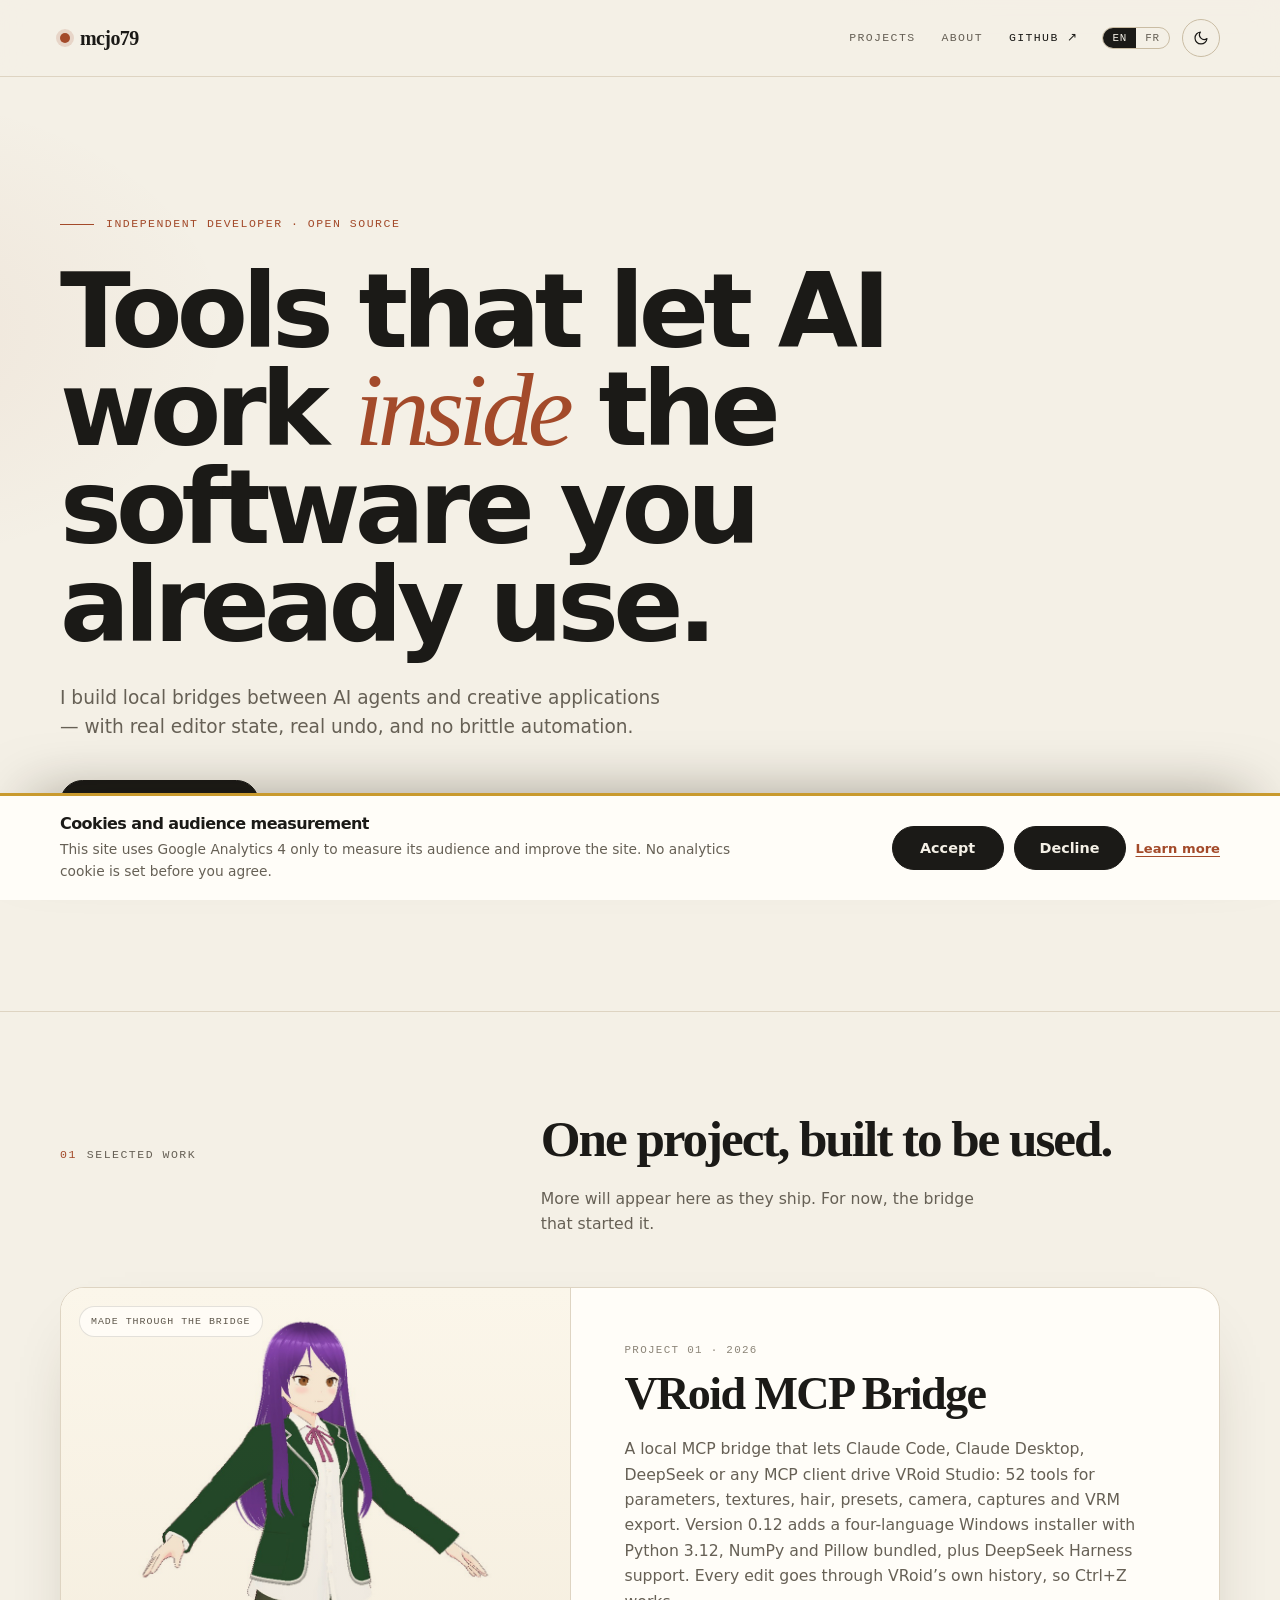
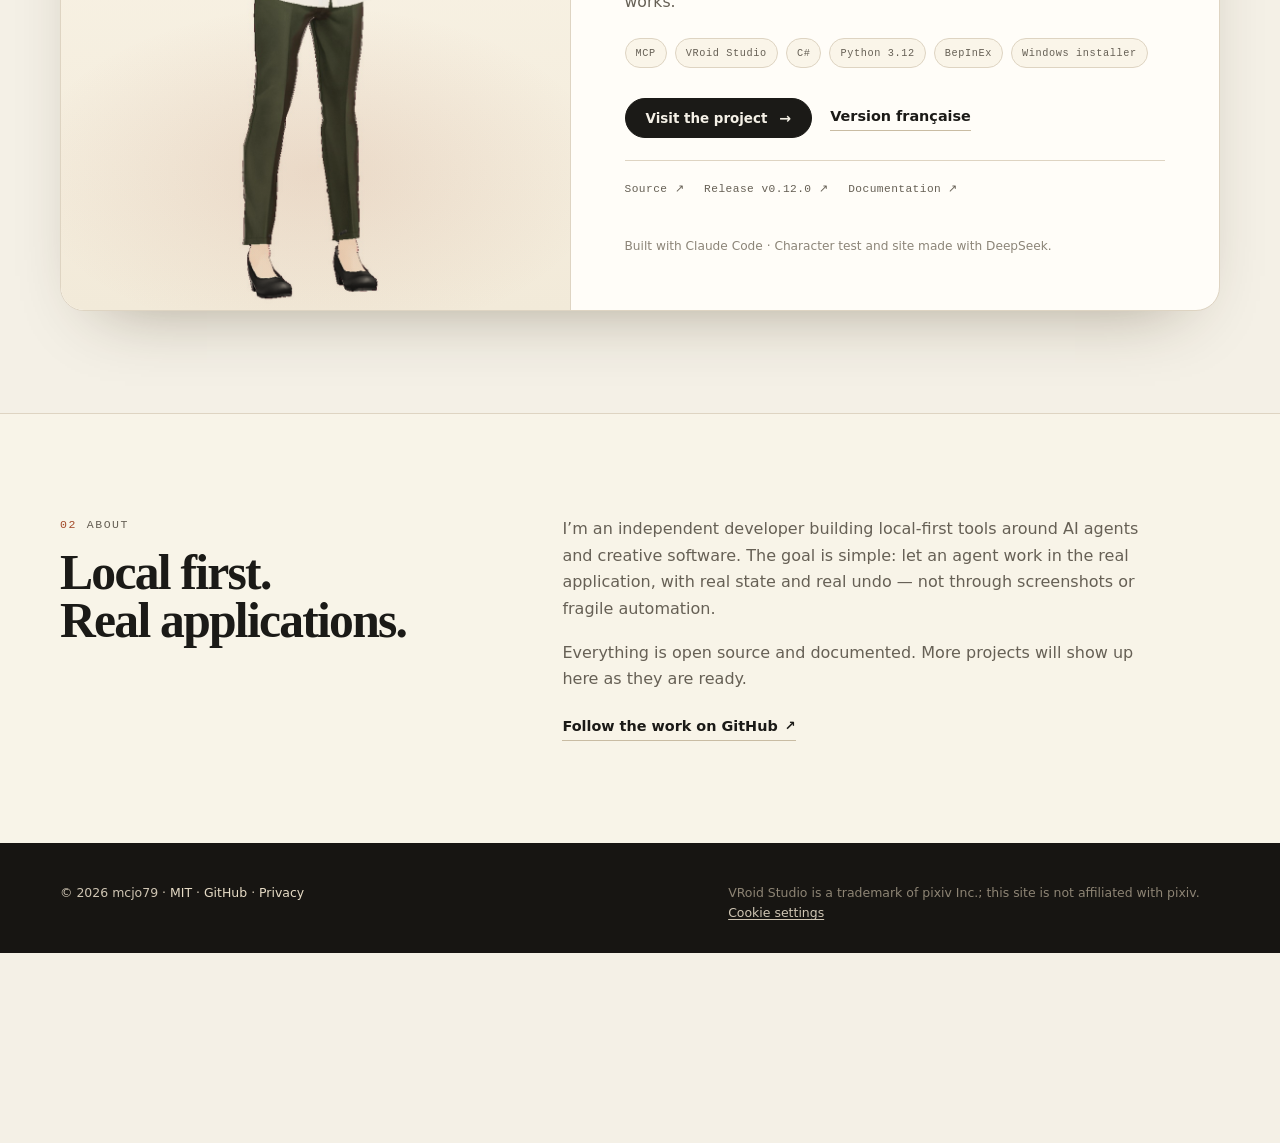
<file: index.html>
<!doctype html>
<html lang="en" data-privacy="privacy/">
<head>
  <meta charset="utf-8">
  <meta name="viewport" content="width=device-width, initial-scale=1">
  <meta name="color-scheme" content="light dark">
  <title>mcjo79 — Projects</title>
  <meta name="description" content="Open-source tools for AI-assisted 3D creation. Currently: VRoid MCP Bridge, a local MCP bridge that lets AI agents drive VRoid Studio.">
  <meta name="author" content="mcjo79">
  <meta name="google-site-verification" content="qFB8fUn_VpavCByFbEbIgE3ozJR31JgtIUGdRd3FlLw" />
  <link rel="canonical" href="https://mcjo79.github.io/">
  <link rel="alternate" hreflang="en" href="https://mcjo79.github.io/">
  <link rel="alternate" hreflang="fr" href="https://mcjo79.github.io/fr/">
  <link rel="alternate" hreflang="x-default" href="https://mcjo79.github.io/">
  <meta name="robots" content="index,follow">

  <meta property="og:type" content="website">
  <meta property="og:locale" content="en_US">
  <meta property="og:locale:alternate" content="fr_FR">
  <meta property="og:site_name" content="mcjo79">
  <meta property="og:title" content="mcjo79 — Projects">
  <meta property="og:description" content="Open-source tools for AI-assisted 3D creation. Currently: VRoid MCP Bridge, a local MCP bridge for VRoid Studio.">
  <meta property="og:url" content="https://mcjo79.github.io/">
  <meta property="og:image" content="https://mcjo79.github.io/assets/img/og-en.jpg">
  <meta property="og:image:width" content="1200">
  <meta property="og:image:height" content="630">
  <meta property="og:image:alt" content="mcjo79 — open-source tools for AI-assisted 3D creation">
  <meta name="twitter:card" content="summary_large_image">
  <meta name="twitter:title" content="mcjo79 — Projects">
  <meta name="twitter:description" content="Open-source tools for AI-assisted 3D creation. Currently: VRoid MCP Bridge.">
  <meta name="twitter:image" content="https://mcjo79.github.io/assets/img/og-en.jpg">

  <link rel="icon" href="assets/favicon.svg" type="image/svg+xml">
  <meta name="theme-color" content="#f4f0e6" media="(prefers-color-scheme: light)">
  <meta name="theme-color" content="#141310" media="(prefers-color-scheme: dark)">
  <link rel="stylesheet" href="assets/style.css">
  <script>
    (function () {
      try {
        var t = localStorage.getItem('mcjo79-theme');
        if (t === 'dark' || t === 'light') document.documentElement.dataset.theme = t;
        else if (window.matchMedia && window.matchMedia('(prefers-color-scheme: dark)').matches) {
          document.documentElement.dataset.theme = 'dark';
        }
      } catch (e) {}
    })();
  </script>
  <script src="assets/js/gtag-init.js"></script>
  <script async src="https://www.googletagmanager.com/gtag/js?id=G-2NDE82V29F"></script>
  <script src="assets/app.js" defer></script>
  <script src="assets/js/consent.js" defer></script>

  <script type="application/ld+json">
  {
    "@context": "https://schema.org",
    "@type": "Person",
    "name": "mcjo79",
    "url": "https://mcjo79.github.io/",
    "sameAs": ["https://github.com/mcjo79"],
    "knowsAbout": ["MCP", "VRoid Studio", "AI agents", "3D creation"]
  }
  </script>
</head>
<body>
  <a class="skip-link" href="#main">Skip to content</a>

  <header class="site-header">
    <div class="wrap header-inner">
      <a class="brand" href="./" aria-label="mcjo79 — home">
        <span class="brand-dot" aria-hidden="true"></span>
        <span>mcjo79</span>
      </a>

      <nav class="nav" aria-label="Main navigation">
        <a href="#projects">Projects</a>
        <a href="#about">About</a>
        <a class="nav-ext" href="https://github.com/mcjo79" target="_blank" rel="noopener">GitHub <span aria-hidden="true">↗</span></a>
      </nav>

      <div class="header-tools">
        <div class="lang" aria-label="Language">
          <span aria-current="true">EN</span>
          <a href="fr/" hreflang="fr" lang="fr">FR</a>
        </div>
        <button class="theme-toggle" type="button" data-theme-toggle
                aria-label="Switch to dark theme"
                data-light-label="Switch to dark theme"
                data-dark-label="Switch to light theme">
          <svg class="theme-icon sun" viewBox="0 0 24 24" aria-hidden="true">
            <circle cx="12" cy="12" r="4"/>
            <path d="M12 2v2M12 20v2M4.9 4.9l1.4 1.4M17.7 17.7l1.4 1.4M2 12h2M20 12h2M4.9 19.1l1.4-1.4M17.7 6.3l1.4-1.4"/>
          </svg>
          <svg class="theme-icon moon" viewBox="0 0 24 24" aria-hidden="true">
            <path d="M21 12.8A9 9 0 1 1 11.2 3 7 7 0 0 0 21 12.8z"/>
          </svg>
        </button>
      </div>
    </div>
  </header>

  <main id="main">
    <section class="hero wrap">
      <p class="kicker">Independent developer · Open source</p>
      <h1>Tools that let AI work <em>inside</em> the software you already use.</h1>
      <p class="lede">I build local bridges between AI agents and creative applications — with real editor state, real undo, and no brittle automation.</p>
      <div class="hero-actions">
        <a class="btn" href="#projects">See the project <span aria-hidden="true">↓</span></a>
        <a class="text-link" href="https://github.com/mcjo79" target="_blank" rel="noopener">github.com/mcjo79 <span aria-hidden="true">↗</span></a>
      </div>
      <p class="hero-meta"><span>Currently</span> <a href="#projects">VRoid MCP Bridge</a> <span class="sep">·</span> <span>Windows</span> <span class="sep">·</span> <span>v0.12.0</span></p>
    </section>

    <section class="section" id="projects">
      <div class="wrap">
        <header class="section-head">
          <p class="section-label"><span>01</span>Selected work</p>
          <h2>One project, built to be used.</h2>
          <p class="section-lede">More will appear here as they ship. For now, the bridge that started it.</p>
        </header>

        <article class="project">
          <div class="project-media">
            <img src="assets/img/vroid-mcp.jpg" alt="A character with long purple hair and a dark green suit, created in VRoid Studio through the MCP bridge." width="760" height="1238" loading="lazy">
            <span class="media-tag">Made through the bridge</span>
          </div>

          <div class="project-body">
            <p class="project-kicker">Project 01 · 2026</p>
            <h3>VRoid MCP Bridge</h3>
            <p class="project-summary">A local MCP bridge that lets Claude Code, Claude Desktop, DeepSeek or any MCP client drive VRoid Studio: 52 tools for parameters, textures, hair, presets, camera, captures and VRM export. Version 0.12 adds a four-language Windows installer with Python 3.12, NumPy and Pillow bundled, plus DeepSeek Harness support. Every edit goes through VRoid’s own history, so Ctrl+Z works.</p>

            <ul class="tags" aria-label="Technologies">
              <li>MCP</li>
              <li>VRoid Studio</li>
              <li>C#</li>
              <li>Python 3.12</li>
              <li>BepInEx</li>
              <li>Windows installer</li>
            </ul>

            <div class="project-actions">
              <a class="btn btn-small" href="/vroid-mcp/">Visit the project <span aria-hidden="true">→</span></a>
              <a class="text-link" href="/vroid-mcp/fr/" hreflang="fr" lang="fr">Version française</a>
            </div>

            <div class="project-links">
              <a href="https://github.com/mcjo79/vroid-mcp" target="_blank" rel="noopener">Source ↗</a>
              <a href="https://github.com/mcjo79/vroid-mcp/releases/latest" target="_blank" rel="noopener">Release v0.12.0 ↗</a>
              <a href="https://github.com/mcjo79/vroid-mcp/blob/main/docs/REFERENCE.md" target="_blank" rel="noopener">Documentation ↗</a>
            </div>

            <p class="credit">Built with Claude Code · Character test and site made with DeepSeek.</p>
          </div>
        </article>
      </div>
    </section>

    <section class="section section-alt" id="about">
      <div class="wrap about-grid">
        <div>
          <p class="section-label"><span>02</span>About</p>
          <h2>Local first.<br>Real applications.</h2>
        </div>
        <div class="about-copy">
          <p>I’m an independent developer building local-first tools around AI agents and creative software. The goal is simple: let an agent work in the real application, with real state and real undo — not through screenshots or fragile automation.</p>
          <p>Everything is open source and documented. More projects will show up here as they are ready.</p>
          <a class="text-link" href="https://github.com/mcjo79" target="_blank" rel="noopener">Follow the work on GitHub <span aria-hidden="true">↗</span></a>
        </div>
      </div>
    </section>
  </main>

  <footer class="footer">
    <div class="wrap footer-inner">
      <p>© <span data-year>2026</span> mcjo79 · <a href="https://github.com/mcjo79/mcjo79.github.io/blob/main/LICENSE" target="_blank" rel="noopener">MIT</a> · <a href="https://github.com/mcjo79" target="_blank" rel="noopener">GitHub</a> · <a href="privacy/">Privacy</a></p>
      <p class="footer-note">VRoid Studio is a trademark of pixiv Inc.; this site is not affiliated with pixiv. <button type="button" class="footer-link-button" data-consent-open>Cookie settings</button></p>
    </div>
  </footer>
</body>
</html>
</file>
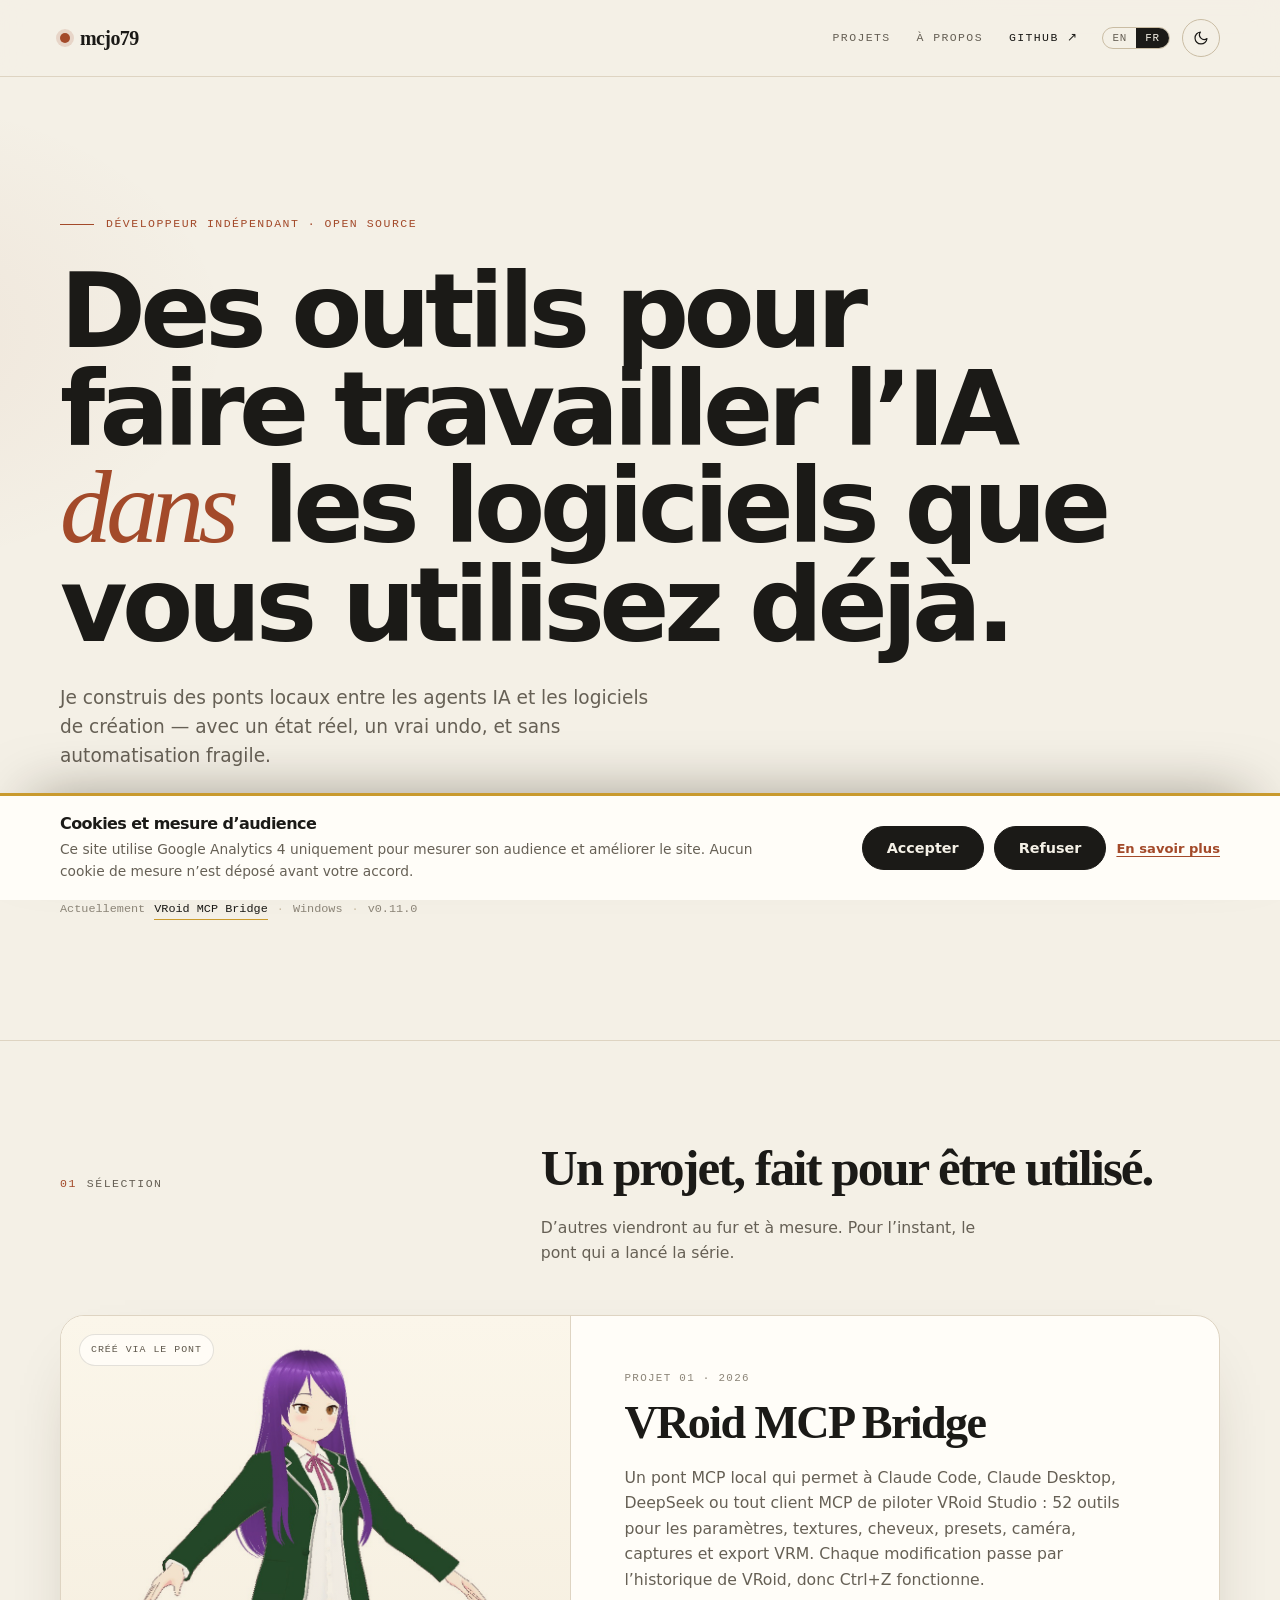
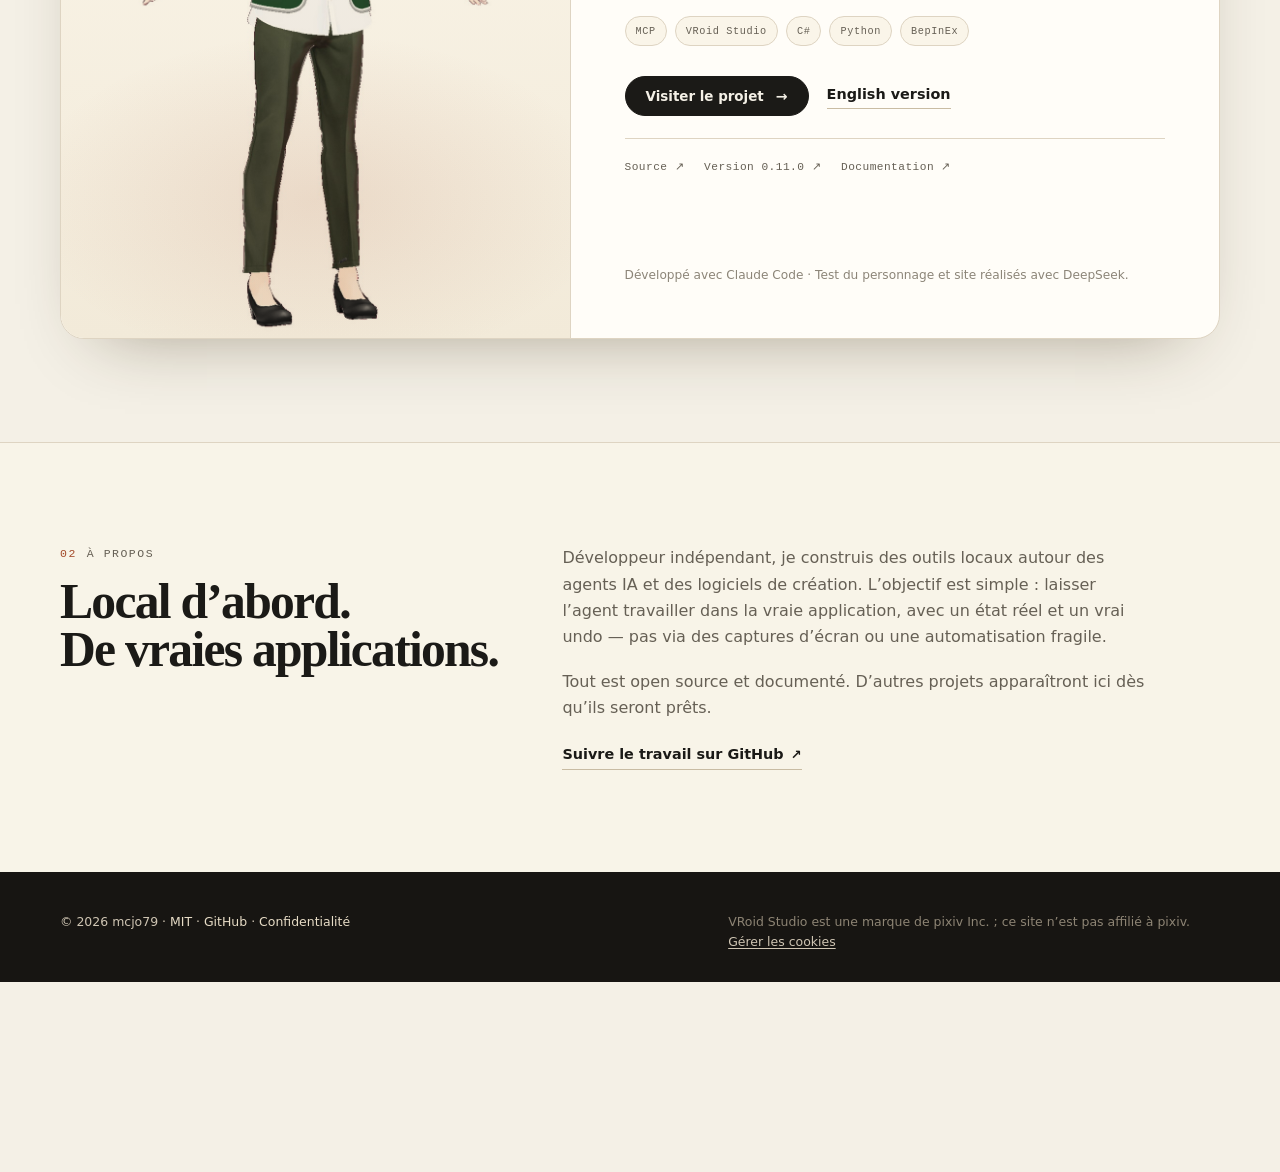
<file: fr/index.html>
<!doctype html>
<html lang="fr" data-privacy="privacy/">
<head>
  <meta charset="utf-8">
  <meta name="viewport" content="width=device-width, initial-scale=1">
  <meta name="color-scheme" content="light dark">
  <title>mcjo79 — Projets</title>
  <meta name="description" content="Des outils open source pour la création 3D assistée par IA. Actuellement : VRoid MCP Bridge, un pont MCP local qui permet aux agents IA de piloter VRoid Studio.">
  <meta name="author" content="mcjo79">
  <link rel="canonical" href="https://mcjo79.github.io/fr/">
  <link rel="alternate" hreflang="en" href="https://mcjo79.github.io/">
  <link rel="alternate" hreflang="fr" href="https://mcjo79.github.io/fr/">
  <link rel="alternate" hreflang="x-default" href="https://mcjo79.github.io/">
  <meta name="robots" content="index,follow">

  <meta property="og:type" content="website">
  <meta property="og:locale" content="fr_FR">
  <meta property="og:locale:alternate" content="en_US">
  <meta property="og:site_name" content="mcjo79">
  <meta property="og:title" content="mcjo79 — Projets">
  <meta property="og:description" content="Des outils open source pour la création 3D assistée par IA. Actuellement : VRoid MCP Bridge, un pont MCP local pour VRoid Studio.">
  <meta property="og:url" content="https://mcjo79.github.io/fr/">
  <meta property="og:image" content="https://mcjo79.github.io/assets/img/og-fr.jpg">
  <meta property="og:image:width" content="1200">
  <meta property="og:image:height" content="630">
  <meta property="og:image:alt" content="mcjo79 — des outils open source pour la création 3D assistée par IA">
  <meta name="twitter:card" content="summary_large_image">
  <meta name="twitter:title" content="mcjo79 — Projets">
  <meta name="twitter:description" content="Des outils open source pour la création 3D assistée par IA. Actuellement : VRoid MCP Bridge.">
  <meta name="twitter:image" content="https://mcjo79.github.io/assets/img/og-fr.jpg">

  <link rel="icon" href="../assets/favicon.svg" type="image/svg+xml">
  <meta name="theme-color" content="#f4f0e6" media="(prefers-color-scheme: light)">
  <meta name="theme-color" content="#141310" media="(prefers-color-scheme: dark)">
  <link rel="stylesheet" href="../assets/style.css">
  <script>
    (function () {
      try {
        var t = localStorage.getItem('mcjo79-theme');
        if (t === 'dark' || t === 'light') document.documentElement.dataset.theme = t;
        else if (window.matchMedia && window.matchMedia('(prefers-color-scheme: dark)').matches) {
          document.documentElement.dataset.theme = 'dark';
        }
      } catch (e) {}
    })();
  </script>
  <script src="../assets/js/gtag-init.js"></script>
  <script async src="https://www.googletagmanager.com/gtag/js?id=G-2NDE82V29F"></script>
  <script src="../assets/app.js" defer></script>
  <script src="../assets/js/consent.js" defer></script>

  <script type="application/ld+json">
  {
    "@context": "https://schema.org",
    "@type": "Person",
    "name": "mcjo79",
    "url": "https://mcjo79.github.io/",
    "sameAs": ["https://github.com/mcjo79"],
    "knowsAbout": ["MCP", "VRoid Studio", "agents IA", "création 3D"]
  }
  </script>
</head>
<body>
  <a class="skip-link" href="#main">Aller au contenu</a>

  <header class="site-header">
    <div class="wrap header-inner">
      <a class="brand" href="./" aria-label="mcjo79 — accueil">
        <span class="brand-dot" aria-hidden="true"></span>
        <span>mcjo79</span>
      </a>

      <nav class="nav" aria-label="Navigation principale">
        <a href="#projets">Projets</a>
        <a href="#a-propos">À propos</a>
        <a class="nav-ext" href="https://github.com/mcjo79" target="_blank" rel="noopener">GitHub <span aria-hidden="true">↗</span></a>
      </nav>

      <div class="header-tools">
        <div class="lang" aria-label="Langue">
          <a href="../" hreflang="en" lang="en">EN</a>
          <span aria-current="true">FR</span>
        </div>
        <button class="theme-toggle" type="button" data-theme-toggle
                aria-label="Passer au thème sombre"
                data-light-label="Passer au thème sombre"
                data-dark-label="Passer au thème clair">
          <svg class="theme-icon sun" viewBox="0 0 24 24" aria-hidden="true">
            <circle cx="12" cy="12" r="4"/>
            <path d="M12 2v2M12 20v2M4.9 4.9l1.4 1.4M17.7 17.7l1.4 1.4M2 12h2M20 12h2M4.9 19.1l1.4-1.4M17.7 6.3l1.4-1.4"/>
          </svg>
          <svg class="theme-icon moon" viewBox="0 0 24 24" aria-hidden="true">
            <path d="M21 12.8A9 9 0 1 1 11.2 3 7 7 0 0 0 21 12.8z"/>
          </svg>
        </button>
      </div>
    </div>
  </header>

  <main id="main">
    <section class="hero wrap">
      <p class="kicker">Développeur indépendant · Open source</p>
      <h1>Des outils pour faire travailler l’IA <em>dans</em> les logiciels que vous utilisez déjà.</h1>
      <p class="lede">Je construis des ponts locaux entre les agents IA et les logiciels de création — avec un état réel, un vrai undo, et sans automatisation fragile.</p>
      <div class="hero-actions">
        <a class="btn" href="#projets">Voir le projet <span aria-hidden="true">↓</span></a>
        <a class="text-link" href="https://github.com/mcjo79" target="_blank" rel="noopener">github.com/mcjo79 <span aria-hidden="true">↗</span></a>
      </div>
      <p class="hero-meta"><span>Actuellement</span> <a href="#projets">VRoid MCP Bridge</a> <span class="sep">·</span> <span>Windows</span> <span class="sep">·</span> <span>v0.11.0</span></p>
    </section>

    <section class="section" id="projets">
      <div class="wrap">
        <header class="section-head">
          <p class="section-label"><span>01</span>Sélection</p>
          <h2>Un projet, fait pour être utilisé.</h2>
          <p class="section-lede">D’autres viendront au fur et à mesure. Pour l’instant, le pont qui a lancé la série.</p>
        </header>

        <article class="project">
          <div class="project-media">
            <img src="../assets/img/vroid-mcp.jpg" alt="Un personnage aux longs cheveux violets et au tailleur vert foncé, créé dans VRoid Studio via le pont MCP." width="760" height="1238" loading="lazy">
            <span class="media-tag">Créé via le pont</span>
          </div>

          <div class="project-body">
            <p class="project-kicker">Projet 01 · 2026</p>
            <h3>VRoid MCP Bridge</h3>
            <p class="project-summary">Un pont MCP local qui permet à Claude Code, Claude Desktop, DeepSeek ou tout client MCP de piloter VRoid Studio : 52 outils pour les paramètres, textures, cheveux, presets, caméra, captures et export VRM. Chaque modification passe par l’historique de VRoid, donc Ctrl+Z fonctionne.</p>

            <ul class="tags" aria-label="Technologies">
              <li>MCP</li>
              <li>VRoid Studio</li>
              <li>C#</li>
              <li>Python</li>
              <li>BepInEx</li>
            </ul>

            <div class="project-actions">
              <a class="btn btn-small" href="/vroid-mcp/fr/">Visiter le projet <span aria-hidden="true">→</span></a>
              <a class="text-link" href="/vroid-mcp/" hreflang="en" lang="en">English version</a>
            </div>

            <div class="project-links">
              <a href="https://github.com/mcjo79/vroid-mcp" target="_blank" rel="noopener">Source ↗</a>
              <a href="https://github.com/mcjo79/vroid-mcp/releases/latest" target="_blank" rel="noopener">Version 0.11.0 ↗</a>
              <a href="https://github.com/mcjo79/vroid-mcp/blob/main/docs/REFERENCE.md" target="_blank" rel="noopener">Documentation ↗</a>
            </div>

            <p class="credit">Développé avec Claude Code · Test du personnage et site réalisés avec DeepSeek.</p>
          </div>
        </article>
      </div>
    </section>

    <section class="section section-alt" id="a-propos">
      <div class="wrap about-grid">
        <div>
          <p class="section-label"><span>02</span>À propos</p>
          <h2>Local d’abord.<br>De vraies applications.</h2>
        </div>
        <div class="about-copy">
          <p>Développeur indépendant, je construis des outils locaux autour des agents IA et des logiciels de création. L’objectif est simple : laisser l’agent travailler dans la vraie application, avec un état réel et un vrai undo — pas via des captures d’écran ou une automatisation fragile.</p>
          <p>Tout est open source et documenté. D’autres projets apparaîtront ici dès qu’ils seront prêts.</p>
          <a class="text-link" href="https://github.com/mcjo79" target="_blank" rel="noopener">Suivre le travail sur GitHub <span aria-hidden="true">↗</span></a>
        </div>
      </div>
    </section>
  </main>

  <footer class="footer">
    <div class="wrap footer-inner">
      <p>© <span data-year>2026</span> mcjo79 · <a href="https://github.com/mcjo79/mcjo79.github.io/blob/main/LICENSE" target="_blank" rel="noopener">MIT</a> · <a href="https://github.com/mcjo79" target="_blank" rel="noopener">GitHub</a> · <a href="privacy/">Confidentialité</a></p>
      <p class="footer-note">VRoid Studio est une marque de pixiv Inc. ; ce site n’est pas affilié à pixiv. <button type="button" class="footer-link-button" data-consent-open>Gérer les cookies</button></p>
    </div>
  </footer>
</body>
</html>
</file>
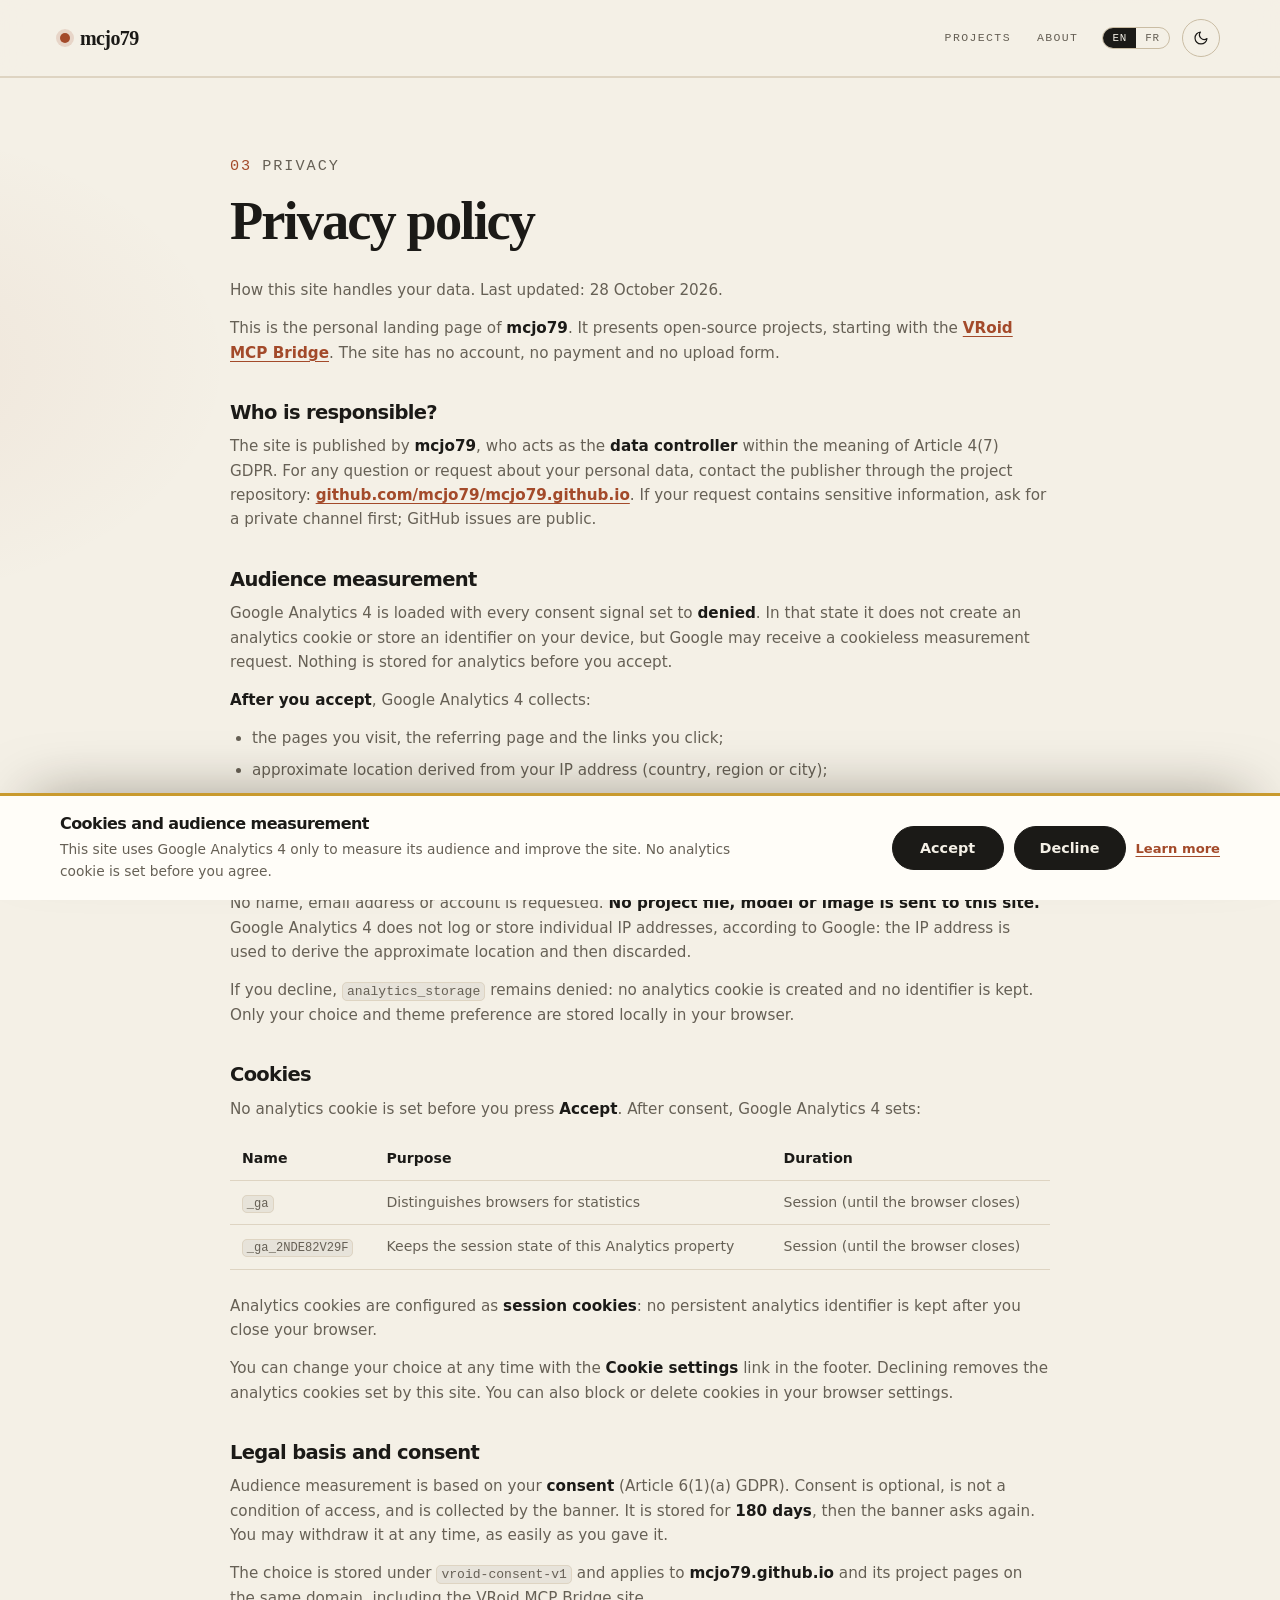
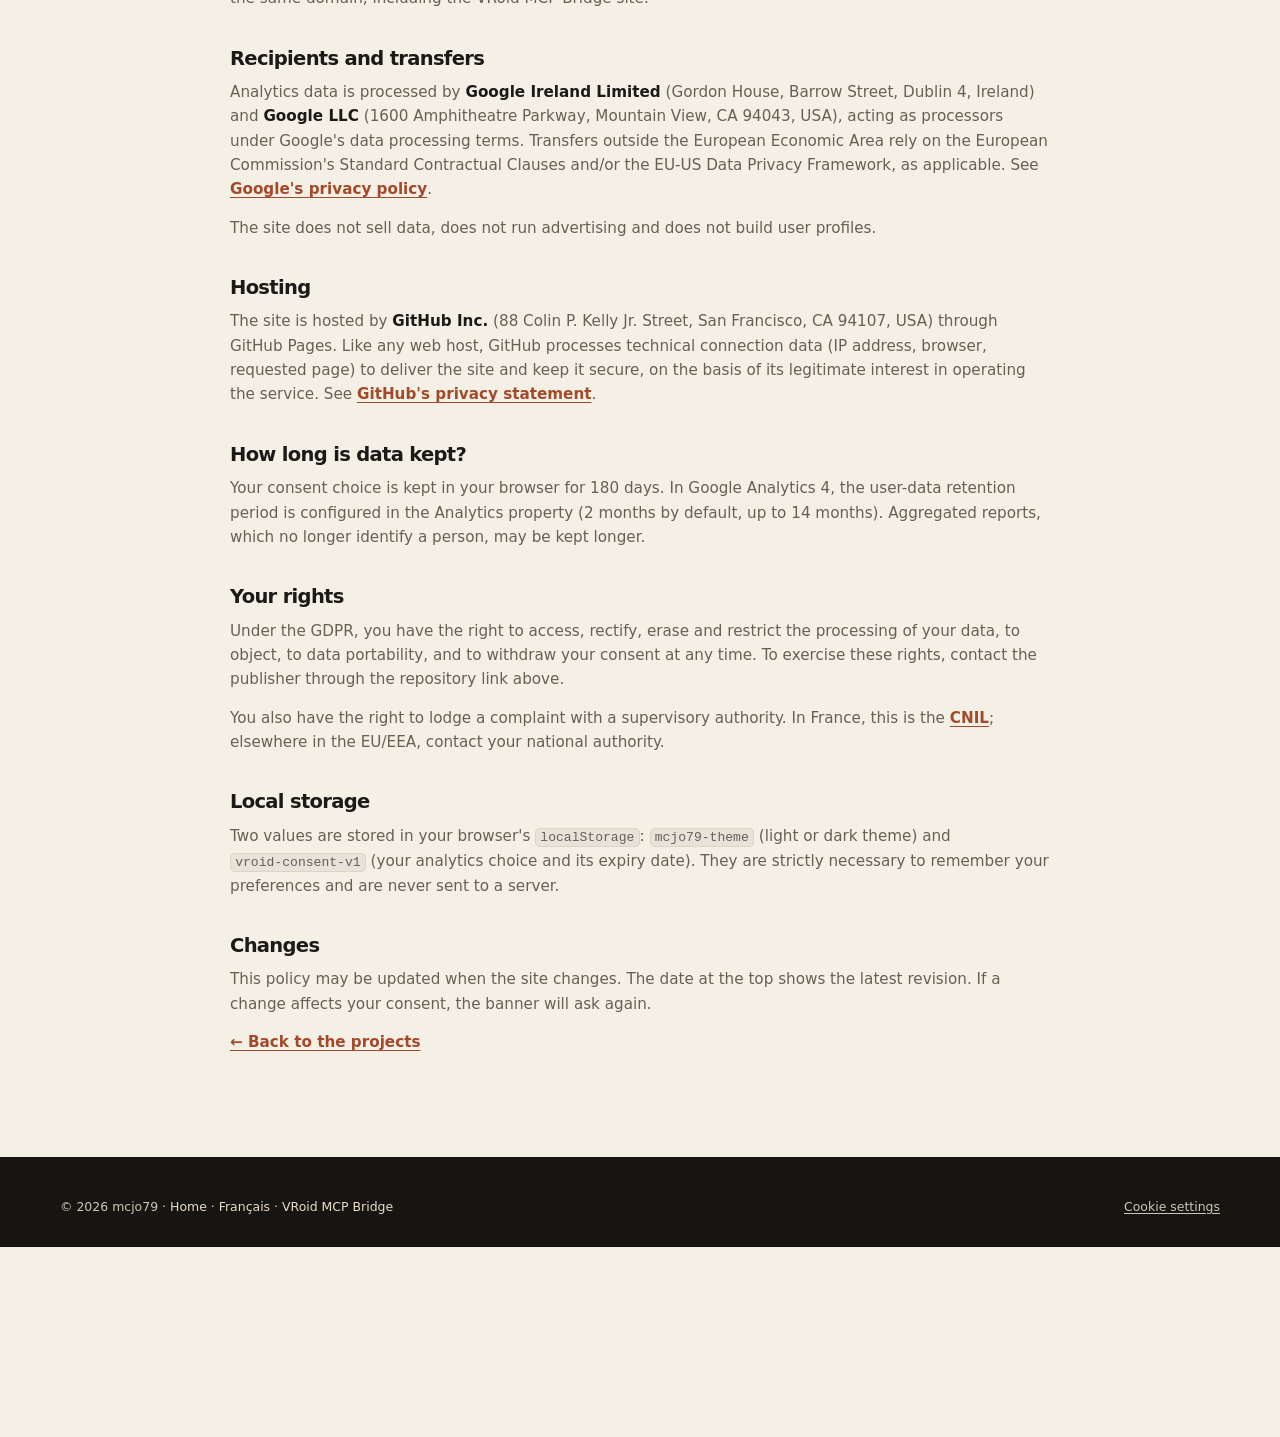
<file: privacy/index.html>
<!doctype html>
<html lang="en" data-privacy="./">
<head>
  <meta charset="utf-8">
  <meta name="viewport" content="width=device-width, initial-scale=1">
  <meta name="color-scheme" content="light dark">
  <title>Privacy policy — mcjo79</title>
  <meta name="description" content="Privacy policy of mcjo79.github.io: audience measurement with Google Analytics 4, consent, cookies, retention and your rights.">
  <meta name="author" content="mcjo79">
  <link rel="canonical" href="https://mcjo79.github.io/privacy/">
  <link rel="alternate" hreflang="en" href="https://mcjo79.github.io/privacy/">
  <link rel="alternate" hreflang="fr" href="https://mcjo79.github.io/fr/privacy/">
  <link rel="alternate" hreflang="x-default" href="https://mcjo79.github.io/privacy/">
  <meta name="robots" content="index,follow">

  <link rel="icon" href="../assets/favicon.svg" type="image/svg+xml">
  <meta name="theme-color" content="#f4f0e6" media="(prefers-color-scheme: light)">
  <meta name="theme-color" content="#141310" media="(prefers-color-scheme: dark)">
  <link rel="stylesheet" href="../assets/style.css">
  <script>
    (function () {
      try {
        var t = localStorage.getItem('mcjo79-theme');
        if (t === 'dark' || t === 'light') document.documentElement.dataset.theme = t;
        else if (window.matchMedia && window.matchMedia('(prefers-color-scheme: dark)').matches) {
          document.documentElement.dataset.theme = 'dark';
        }
      } catch (e) {}
    })();
  </script>
  <script src="../assets/js/gtag-init.js"></script>
  <script async src="https://www.googletagmanager.com/gtag/js?id=G-2NDE82V29F"></script>
  <script src="../assets/app.js" defer></script>
  <script src="../assets/js/consent.js" defer></script>
</head>
<body>
  <a class="skip-link" href="#main">Skip to content</a>

  <header class="site-header">
    <div class="wrap header-inner">
      <a class="brand" href="../" aria-label="mcjo79 — home">
        <span class="brand-dot" aria-hidden="true"></span>
        <span>mcjo79</span>
      </a>
      <nav class="nav" aria-label="Page navigation">
        <a href="../#projects">Projects</a>
        <a href="../#about">About</a>
      </nav>
      <div class="header-tools">
        <div class="lang" aria-label="Language">
          <span aria-current="true">EN</span>
          <a href="../fr/privacy/" hreflang="fr" lang="fr">FR</a>
        </div>
        <button class="theme-toggle" type="button" data-theme-toggle
                aria-label="Switch to dark theme"
                data-light-label="Switch to dark theme"
                data-dark-label="Switch to light theme">
          <svg class="theme-icon sun" viewBox="0 0 24 24" aria-hidden="true">
            <circle cx="12" cy="12" r="4"/>
            <path d="M12 2v2M12 20v2M4.9 4.9l1.4 1.4M17.7 17.7l1.4 1.4M2 12h2M20 12h2M4.9 19.1l1.4-1.4M17.7 6.3l1.4-1.4"/>
          </svg>
          <svg class="theme-icon moon" viewBox="0 0 24 24" aria-hidden="true">
            <path d="M21 12.8A9 9 0 1 1 11.2 3 7 7 0 0 0 21 12.8z"/>
          </svg>
        </button>
      </div>
    </div>
  </header>

  <main class="section legal" id="main">
    <div class="wrap legal-wrap">
      <p class="section-label"><span>03</span>Privacy</p>
      <h1>Privacy policy</h1>
      <p class="lede">How this site handles your data. Last updated: 28 October 2026.</p>

      <p>This is the personal landing page of <strong>mcjo79</strong>. It presents open-source projects,
        starting with the <a href="../vroid-mcp/">VRoid MCP Bridge</a>. The site has no account, no payment
        and no upload form.</p>

      <h2>Who is responsible?</h2>
      <p>The site is published by <strong>mcjo79</strong>, who acts as the <strong>data controller</strong>
        within the meaning of Article 4(7) GDPR. For any question or request about your personal data, contact
        the publisher through the project repository:
        <a href="https://github.com/mcjo79/mcjo79.github.io/issues" target="_blank" rel="noopener">github.com/mcjo79/mcjo79.github.io</a>.
        If your request contains sensitive information, ask for a private channel first; GitHub issues are public.</p>

      <h2>Audience measurement</h2>
      <p>Google Analytics 4 is loaded with every consent signal set to <strong>denied</strong>. In that state it does
        not create an analytics cookie or store an identifier on your device, but Google may receive a cookieless
        measurement request. Nothing is stored for analytics before you accept.</p>
      <p><strong>After you accept</strong>, Google Analytics 4 collects:</p>
      <ul>
        <li>the pages you visit, the referring page and the links you click;</li>
        <li>approximate location derived from your IP address (country, region or city);</li>
        <li>technical information: device type, operating system, browser, language and screen size;</li>
        <li>interaction events such as scroll depth or outbound clicks;</li>
        <li>a random identifier stored in a cookie to recognise a returning browser.</li>
      </ul>
      <p>No name, email address or account is requested. <strong>No project file, model or image is sent to this site.</strong>
        Google Analytics 4 does not log or store individual IP addresses, according to Google: the IP address is used
        to derive the approximate location and then discarded.</p>
      <p>If you decline, <code>analytics_storage</code> remains denied: no analytics cookie is created and no identifier
        is kept. Only your choice and theme preference are stored locally in your browser.</p>

      <h2>Cookies</h2>
      <p>No analytics cookie is set before you press <strong>Accept</strong>. After consent, Google Analytics 4 sets:</p>
      <table>
        <thead>
          <tr><th>Name</th><th>Purpose</th><th>Duration</th></tr>
        </thead>
        <tbody>
          <tr><td><code>_ga</code></td><td>Distinguishes browsers for statistics</td><td>Session (until the browser closes)</td></tr>
          <tr><td><code>_ga_2NDE82V29F</code></td><td>Keeps the session state of this Analytics property</td><td>Session (until the browser closes)</td></tr>
        </tbody>
      </table>
      <p>Analytics cookies are configured as <strong>session cookies</strong>: no persistent analytics identifier is kept
        after you close your browser.</p>
      <p>You can change your choice at any time with the <strong>Cookie settings</strong> link in the footer. Declining
        removes the analytics cookies set by this site. You can also block or delete cookies in your browser settings.</p>

      <h2>Legal basis and consent</h2>
      <p>Audience measurement is based on your <strong>consent</strong> (Article 6(1)(a) GDPR). Consent is optional,
        is not a condition of access, and is collected by the banner. It is stored for <strong>180 days</strong>, then
        the banner asks again. You may withdraw it at any time, as easily as you gave it.</p>
      <p>The choice is stored under <code>vroid-consent-v1</code> and applies to <strong>mcjo79.github.io</strong>
        and its project pages on the same domain, including the VRoid MCP Bridge site.</p>

      <h2>Recipients and transfers</h2>
      <p>Analytics data is processed by <strong>Google Ireland Limited</strong> (Gordon House, Barrow Street, Dublin 4,
        Ireland) and <strong>Google LLC</strong> (1600 Amphitheatre Parkway, Mountain View, CA 94043, USA), acting as
        processors under Google's data processing terms. Transfers outside the European Economic Area rely on the
        European Commission's Standard Contractual Clauses and/or the EU-US Data Privacy Framework, as applicable.
        See <a href="https://policies.google.com/privacy" target="_blank" rel="noopener">Google's privacy policy</a>.</p>
      <p>The site does not sell data, does not run advertising and does not build user profiles.</p>

      <h2>Hosting</h2>
      <p>The site is hosted by <strong>GitHub Inc.</strong> (88 Colin P. Kelly Jr. Street, San Francisco, CA 94107, USA)
        through GitHub Pages. Like any web host, GitHub processes technical connection data (IP address, browser,
        requested page) to deliver the site and keep it secure, on the basis of its legitimate interest in operating
        the service. See <a href="https://docs.github.com/en/site-policy/privacy-policies/github-general-privacy-statement" target="_blank" rel="noopener">GitHub's privacy statement</a>.</p>

      <h2>How long is data kept?</h2>
      <p>Your consent choice is kept in your browser for 180 days. In Google Analytics 4, the user-data retention period
        is configured in the Analytics property (2 months by default, up to 14 months). Aggregated reports, which no longer
        identify a person, may be kept longer.</p>

      <h2>Your rights</h2>
      <p>Under the GDPR, you have the right to access, rectify, erase and restrict the processing of your data, to object,
        to data portability, and to withdraw your consent at any time. To exercise these rights, contact the publisher
        through the repository link above.</p>
      <p>You also have the right to lodge a complaint with a supervisory authority. In France, this is the
        <a href="https://www.cnil.fr/fr/plaintes" target="_blank" rel="noopener">CNIL</a>; elsewhere in the EU/EEA,
        contact your national authority.</p>

      <h2>Local storage</h2>
      <p>Two values are stored in your browser's <code>localStorage</code>: <code>mcjo79-theme</code> (light or dark
        theme) and <code>vroid-consent-v1</code> (your analytics choice and its expiry date). They are strictly necessary
        to remember your preferences and are never sent to a server.</p>

      <h2>Changes</h2>
      <p>This policy may be updated when the site changes. The date at the top shows the latest revision. If a change
        affects your consent, the banner will ask again.</p>

      <p><a href="../">← Back to the projects</a></p>
    </div>
  </main>

  <footer class="footer">
    <div class="wrap footer-inner">
      <p>© <span data-year>2026</span> mcjo79 · <a href="../">Home</a> · <a href="../fr/privacy/" hreflang="fr" lang="fr">Français</a> · <a href="../vroid-mcp/">VRoid MCP Bridge</a></p>
      <p class="footer-note"><button type="button" class="footer-link-button" data-consent-open>Cookie settings</button></p>
    </div>
  </footer>
</body>
</html>
</file>
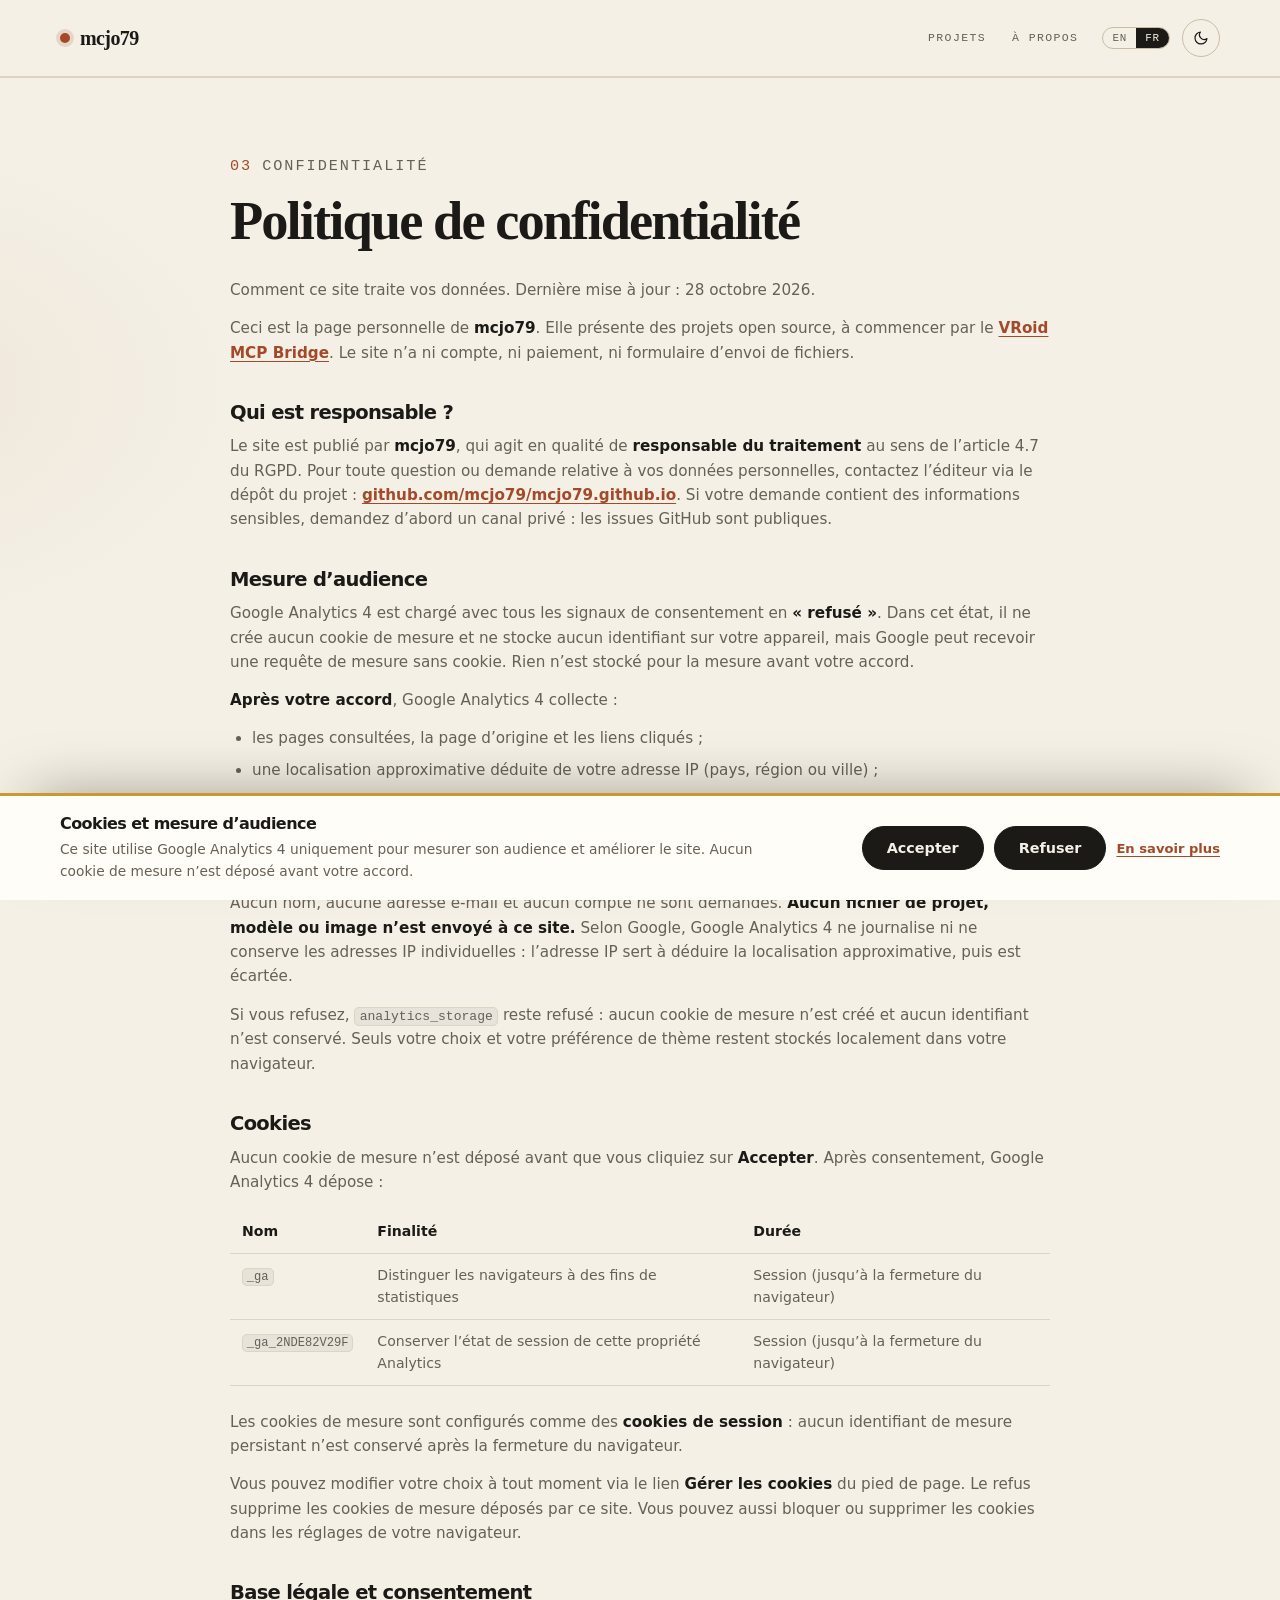
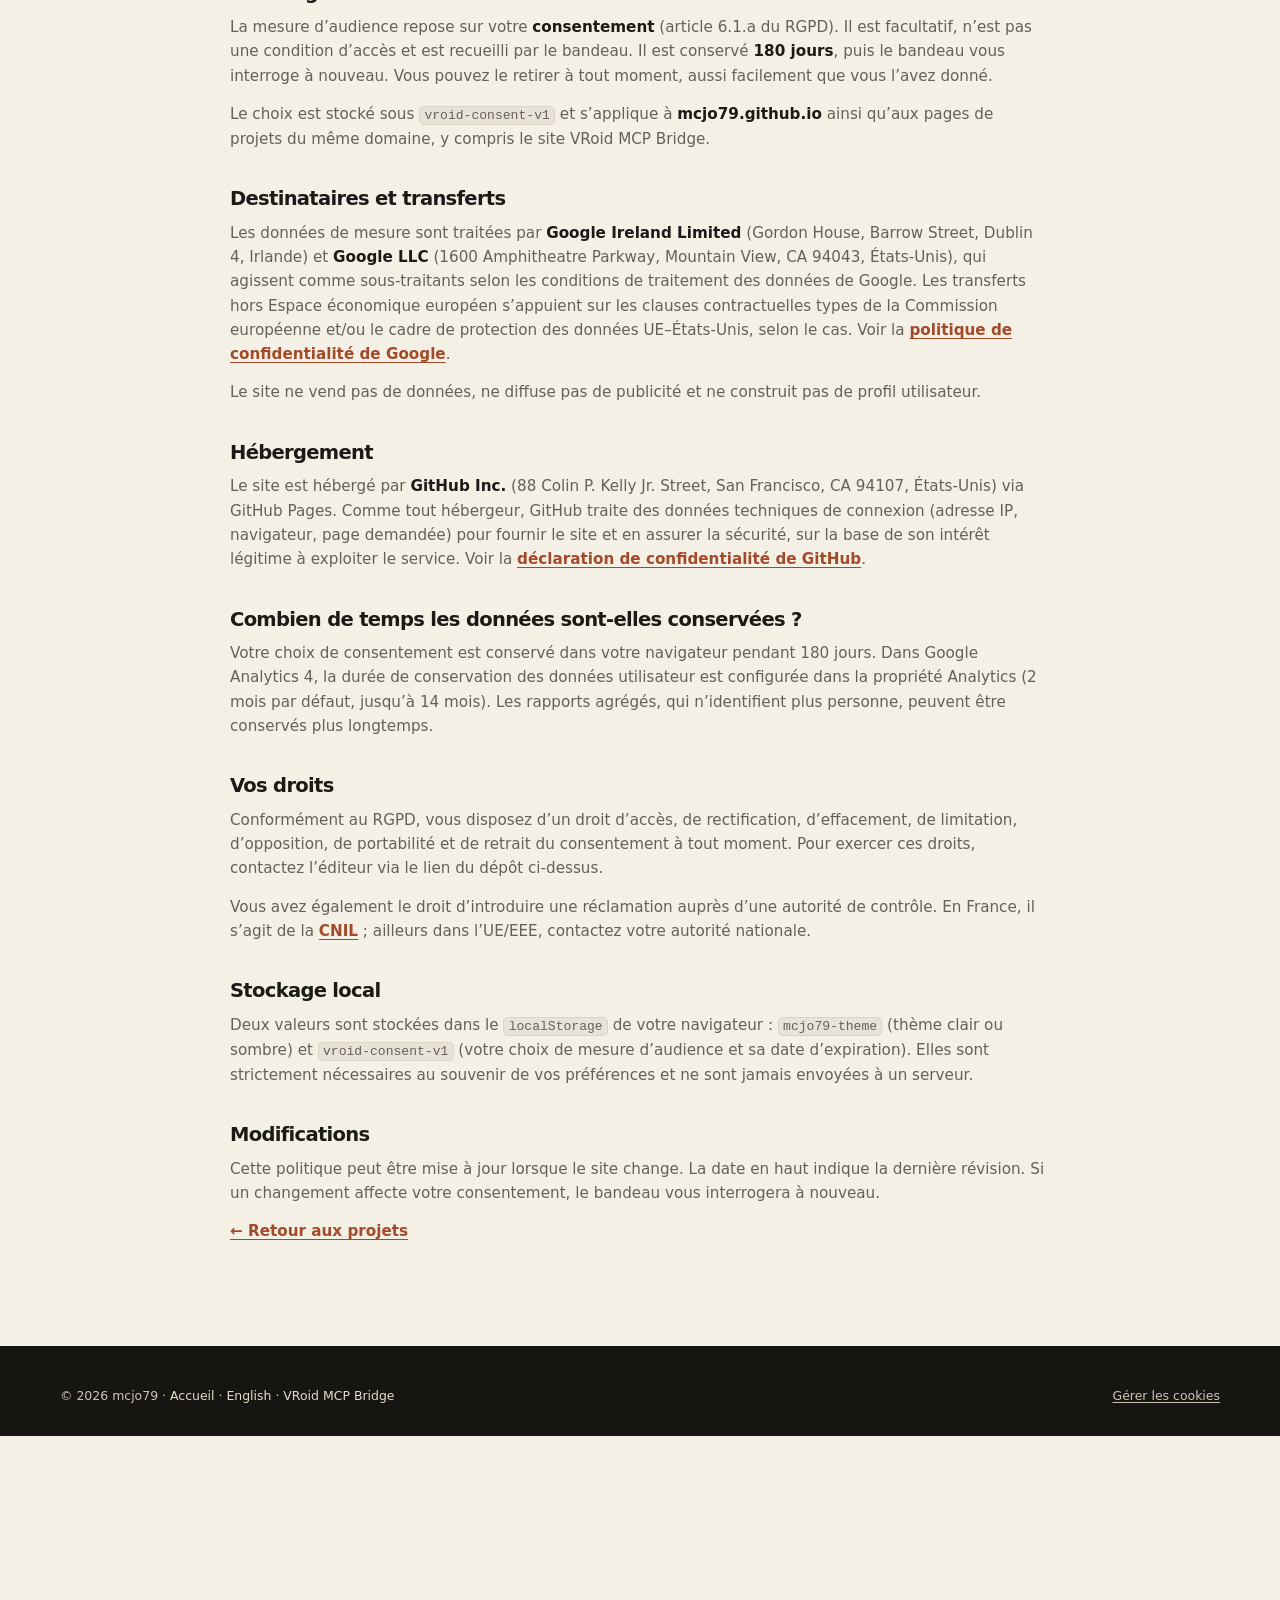
<file: fr/privacy/index.html>
<!doctype html>
<html lang="fr" data-privacy="./">
<head>
  <meta charset="utf-8">
  <meta name="viewport" content="width=device-width, initial-scale=1">
  <meta name="color-scheme" content="light dark">
  <title>Politique de confidentialité — mcjo79</title>
  <meta name="description" content="Politique de confidentialité de mcjo79.github.io : mesure d’audience avec Google Analytics 4, consentement, cookies, conservation et droits.">
  <meta name="author" content="mcjo79">
  <link rel="canonical" href="https://mcjo79.github.io/fr/privacy/">
  <link rel="alternate" hreflang="en" href="https://mcjo79.github.io/privacy/">
  <link rel="alternate" hreflang="fr" href="https://mcjo79.github.io/fr/privacy/">
  <link rel="alternate" hreflang="x-default" href="https://mcjo79.github.io/privacy/">
  <meta name="robots" content="index,follow">

  <link rel="icon" href="../../assets/favicon.svg" type="image/svg+xml">
  <meta name="theme-color" content="#f4f0e6" media="(prefers-color-scheme: light)">
  <meta name="theme-color" content="#141310" media="(prefers-color-scheme: dark)">
  <link rel="stylesheet" href="../../assets/style.css">
  <script>
    (function () {
      try {
        var t = localStorage.getItem('mcjo79-theme');
        if (t === 'dark' || t === 'light') document.documentElement.dataset.theme = t;
        else if (window.matchMedia && window.matchMedia('(prefers-color-scheme: dark)').matches) {
          document.documentElement.dataset.theme = 'dark';
        }
      } catch (e) {}
    })();
  </script>
  <script src="../../assets/js/gtag-init.js"></script>
  <script async src="https://www.googletagmanager.com/gtag/js?id=G-2NDE82V29F"></script>
  <script src="../../assets/app.js" defer></script>
  <script src="../../assets/js/consent.js" defer></script>
</head>
<body>
  <a class="skip-link" href="#main">Aller au contenu</a>

  <header class="site-header">
    <div class="wrap header-inner">
      <a class="brand" href="../" aria-label="mcjo79 — accueil">
        <span class="brand-dot" aria-hidden="true"></span>
        <span>mcjo79</span>
      </a>
      <nav class="nav" aria-label="Navigation de la page">
        <a href="../#projets">Projets</a>
        <a href="../#a-propos">À propos</a>
      </nav>
      <div class="header-tools">
        <div class="lang" aria-label="Langue">
          <a href="../../privacy/" hreflang="en" lang="en">EN</a>
          <span aria-current="true">FR</span>
        </div>
        <button class="theme-toggle" type="button" data-theme-toggle
                aria-label="Passer au thème sombre"
                data-light-label="Passer au thème sombre"
                data-dark-label="Passer au thème clair">
          <svg class="theme-icon sun" viewBox="0 0 24 24" aria-hidden="true">
            <circle cx="12" cy="12" r="4"/>
            <path d="M12 2v2M12 20v2M4.9 4.9l1.4 1.4M17.7 17.7l1.4 1.4M2 12h2M20 12h2M4.9 19.1l1.4-1.4M17.7 6.3l1.4-1.4"/>
          </svg>
          <svg class="theme-icon moon" viewBox="0 0 24 24" aria-hidden="true">
            <path d="M21 12.8A9 9 0 1 1 11.2 3 7 7 0 0 0 21 12.8z"/>
          </svg>
        </button>
      </div>
    </div>
  </header>

  <main class="section legal" id="main">
    <div class="wrap legal-wrap">
      <p class="section-label"><span>03</span>Confidentialité</p>
      <h1>Politique de confidentialité</h1>
      <p class="lede">Comment ce site traite vos données. Dernière mise à jour : 28 octobre 2026.</p>

      <p>Ceci est la page personnelle de <strong>mcjo79</strong>. Elle présente des projets open source,
        à commencer par le <a href="../../vroid-mcp/fr/">VRoid MCP Bridge</a>. Le site n’a ni compte, ni paiement,
        ni formulaire d’envoi de fichiers.</p>

      <h2>Qui est responsable ?</h2>
      <p>Le site est publié par <strong>mcjo79</strong>, qui agit en qualité de <strong>responsable du traitement</strong>
        au sens de l’article 4.7 du RGPD. Pour toute question ou demande relative à vos données personnelles, contactez
        l’éditeur via le dépôt du projet :
        <a href="https://github.com/mcjo79/mcjo79.github.io/issues" target="_blank" rel="noopener">github.com/mcjo79/mcjo79.github.io</a>.
        Si votre demande contient des informations sensibles, demandez d’abord un canal privé : les issues GitHub sont publiques.</p>

      <h2>Mesure d’audience</h2>
      <p>Google Analytics 4 est chargé avec tous les signaux de consentement en <strong>« refusé »</strong>. Dans cet état,
        il ne crée aucun cookie de mesure et ne stocke aucun identifiant sur votre appareil, mais Google peut recevoir une
        requête de mesure sans cookie. Rien n’est stocké pour la mesure avant votre accord.</p>
      <p><strong>Après votre accord</strong>, Google Analytics 4 collecte :</p>
      <ul>
        <li>les pages consultées, la page d’origine et les liens cliqués ;</li>
        <li>une localisation approximative déduite de votre adresse IP (pays, région ou ville) ;</li>
        <li>des informations techniques : appareil, système, navigateur, langue et taille d’écran ;</li>
        <li>des événements d’interaction, comme la profondeur de défilement ou les clics sortants ;</li>
        <li>un identifiant aléatoire stocké dans un cookie pour reconnaître un navigateur qui revient.</li>
      </ul>
      <p>Aucun nom, aucune adresse e-mail et aucun compte ne sont demandés. <strong>Aucun fichier de projet, modèle ou image
        n’est envoyé à ce site.</strong> Selon Google, Google Analytics 4 ne journalise ni ne conserve les adresses IP
        individuelles : l’adresse IP sert à déduire la localisation approximative, puis est écartée.</p>
      <p>Si vous refusez, <code>analytics_storage</code> reste refusé : aucun cookie de mesure n’est créé et aucun identifiant
        n’est conservé. Seuls votre choix et votre préférence de thème restent stockés localement dans votre navigateur.</p>

      <h2>Cookies</h2>
      <p>Aucun cookie de mesure n’est déposé avant que vous cliquiez sur <strong>Accepter</strong>. Après consentement,
        Google Analytics 4 dépose :</p>
      <table>
        <thead>
          <tr><th>Nom</th><th>Finalité</th><th>Durée</th></tr>
        </thead>
        <tbody>
          <tr><td><code>_ga</code></td><td>Distinguer les navigateurs à des fins de statistiques</td><td>Session (jusqu’à la fermeture du navigateur)</td></tr>
          <tr><td><code>_ga_2NDE82V29F</code></td><td>Conserver l’état de session de cette propriété Analytics</td><td>Session (jusqu’à la fermeture du navigateur)</td></tr>
        </tbody>
      </table>
      <p>Les cookies de mesure sont configurés comme des <strong>cookies de session</strong> : aucun identifiant de mesure
        persistant n’est conservé après la fermeture du navigateur.</p>
      <p>Vous pouvez modifier votre choix à tout moment via le lien <strong>Gérer les cookies</strong> du pied de page.
        Le refus supprime les cookies de mesure déposés par ce site. Vous pouvez aussi bloquer ou supprimer les cookies
        dans les réglages de votre navigateur.</p>

      <h2>Base légale et consentement</h2>
      <p>La mesure d’audience repose sur votre <strong>consentement</strong> (article 6.1.a du RGPD). Il est facultatif,
        n’est pas une condition d’accès et est recueilli par le bandeau. Il est conservé <strong>180 jours</strong>, puis
        le bandeau vous interroge à nouveau. Vous pouvez le retirer à tout moment, aussi facilement que vous l’avez donné.</p>
      <p>Le choix est stocké sous <code>vroid-consent-v1</code> et s’applique à <strong>mcjo79.github.io</strong>
        ainsi qu’aux pages de projets du même domaine, y compris le site VRoid MCP Bridge.</p>

      <h2>Destinataires et transferts</h2>
      <p>Les données de mesure sont traitées par <strong>Google Ireland Limited</strong> (Gordon House, Barrow Street,
        Dublin 4, Irlande) et <strong>Google LLC</strong> (1600 Amphitheatre Parkway, Mountain View, CA 94043, États-Unis),
        qui agissent comme sous-traitants selon les conditions de traitement des données de Google. Les transferts hors
        Espace économique européen s’appuient sur les clauses contractuelles types de la Commission européenne et/ou le
        cadre de protection des données UE–États-Unis, selon le cas.
        Voir la <a href="https://policies.google.com/privacy?hl=fr" target="_blank" rel="noopener">politique de confidentialité de Google</a>.</p>
      <p>Le site ne vend pas de données, ne diffuse pas de publicité et ne construit pas de profil utilisateur.</p>

      <h2>Hébergement</h2>
      <p>Le site est hébergé par <strong>GitHub Inc.</strong> (88 Colin P. Kelly Jr. Street, San Francisco, CA 94107,
        États-Unis) via GitHub Pages. Comme tout hébergeur, GitHub traite des données techniques de connexion (adresse IP,
        navigateur, page demandée) pour fournir le site et en assurer la sécurité, sur la base de son intérêt légitime à
        exploiter le service. Voir la
        <a href="https://docs.github.com/fr/site-policy/privacy-policies/github-general-privacy-statement" target="_blank" rel="noopener">déclaration de confidentialité de GitHub</a>.</p>

      <h2>Combien de temps les données sont-elles conservées ?</h2>
      <p>Votre choix de consentement est conservé dans votre navigateur pendant 180 jours. Dans Google Analytics 4, la durée
        de conservation des données utilisateur est configurée dans la propriété Analytics (2 mois par défaut, jusqu’à
        14 mois). Les rapports agrégés, qui n’identifient plus personne, peuvent être conservés plus longtemps.</p>

      <h2>Vos droits</h2>
      <p>Conformément au RGPD, vous disposez d’un droit d’accès, de rectification, d’effacement, de limitation, d’opposition,
        de portabilité et de retrait du consentement à tout moment. Pour exercer ces droits, contactez l’éditeur via le lien
        du dépôt ci-dessus.</p>
      <p>Vous avez également le droit d’introduire une réclamation auprès d’une autorité de contrôle. En France, il s’agit de la
        <a href="https://www.cnil.fr/fr/plaintes" target="_blank" rel="noopener">CNIL</a> ; ailleurs dans l’UE/EEE, contactez
        votre autorité nationale.</p>

      <h2>Stockage local</h2>
      <p>Deux valeurs sont stockées dans le <code>localStorage</code> de votre navigateur : <code>mcjo79-theme</code> (thème
        clair ou sombre) et <code>vroid-consent-v1</code> (votre choix de mesure d’audience et sa date d’expiration). Elles sont
        strictement nécessaires au souvenir de vos préférences et ne sont jamais envoyées à un serveur.</p>

      <h2>Modifications</h2>
      <p>Cette politique peut être mise à jour lorsque le site change. La date en haut indique la dernière révision. Si un
        changement affecte votre consentement, le bandeau vous interrogera à nouveau.</p>

      <p><a href="../">← Retour aux projets</a></p>
    </div>
  </main>

  <footer class="footer">
    <div class="wrap footer-inner">
      <p>© <span data-year>2026</span> mcjo79 · <a href="../">Accueil</a> · <a href="../../privacy/" hreflang="en" lang="en">English</a> · <a href="../../vroid-mcp/fr/">VRoid MCP Bridge</a></p>
      <p class="footer-note"><button type="button" class="footer-link-button" data-consent-open>Gérer les cookies</button></p>
    </div>
  </footer>
</body>
</html>
</file>
<file: assets/style.css>
/* ==========================================================================
   mcjo79 — personal projects
   Warm paper, ink, gold and rust. No external fonts, no dependencies.
   ========================================================================== */

:root {
  --bg: #f4f0e6;
  --bg-2: #ece5d6;
  --surface: #fffdf8;
  --surface-2: #faf5e9;
  --ink: #1b1a17;
  --muted: #666055;
  --faint: #8c8578;
  --line: #ded4c2;
  --line-strong: #c9bca3;
  --gold: #c99a2e;
  --gold-soft: #efe1bd;
  --rust: #a34a2a;
  --green: #2f6b52;
  --max: 1160px;
  --font: ui-sans-serif, system-ui, -apple-system, "Segoe UI", Roboto, "Helvetica Neue", Arial, sans-serif;
  --serif: ui-serif, Georgia, "Times New Roman", serif;
  --mono: ui-monospace, SFMono-Regular, "Cascadia Code", Consolas, "Liberation Mono", monospace;
  --radius: 24px;
  --shadow: 0 30px 70px -40px rgba(50, 36, 12, .45);
}

html[data-theme="dark"] {
  --bg: #141310;
  --bg-2: #191712;
  --surface: #1d1b17;
  --surface-2: #181612;
  --ink: #f2ecdf;
  --muted: #b3aa99;
  --faint: #8b8274;
  --line: #332d24;
  --line-strong: #453c2e;
  --gold: #e2b84e;
  --gold-soft: #3a2f18;
  --rust: #d77b57;
  --green: #7fbfa1;
  --shadow: 0 30px 80px -40px rgba(0, 0, 0, .9);
}

*, *::before, *::after { box-sizing: border-box; }

html {
  scroll-behavior: smooth;
  scroll-padding-top: 100px;
  -webkit-text-size-adjust: 100%;
  color-scheme: light;
}
html[data-theme="dark"] { color-scheme: dark; }

body {
  margin: 0;
  background:
    radial-gradient(900px 520px at 88% -10%, rgba(201, 154, 46, .13), transparent 60%),
    radial-gradient(700px 440px at -12% 12%, rgba(163, 74, 42, .07), transparent 55%),
    var(--bg);
  color: var(--ink);
  font-family: var(--font);
  font-size: 16px;
  line-height: 1.6;
  -webkit-font-smoothing: antialiased;
  text-rendering: optimizeLegibility;
}
html[data-theme="dark"] body {
  background:
    radial-gradient(900px 520px at 88% -10%, rgba(226, 184, 78, .08), transparent 60%),
    radial-gradient(700px 440px at -12% 12%, rgba(215, 123, 87, .05), transparent 55%),
    var(--bg);
}

img { max-width: 100%; height: auto; display: block; }
a { color: inherit; text-decoration-thickness: 1px; text-underline-offset: .22em; }
button, input { font: inherit; color: inherit; }
button { cursor: pointer; }
::selection { background: var(--gold); color: #1b1a17; }

:focus-visible {
  outline: 3px solid var(--gold);
  outline-offset: 3px;
  border-radius: 6px;
}

h1, h2, h3, p { margin: 0; }
h1, h2, h3 {
  font-weight: 700;
  line-height: 1;
  letter-spacing: -.035em;
  text-wrap: balance;
}

.wrap {
  width: min(var(--max), calc(100% - 48px));
  margin-inline: auto;
}

.skip-link {
  position: absolute;
  left: 16px;
  top: -60px;
  z-index: 100;
  background: var(--ink);
  color: var(--bg);
  padding: 10px 16px;
  border-radius: 0 0 10px 10px;
  font-size: .86rem;
  text-decoration: none;
}
.skip-link:focus { top: 0; }

/* ---------- Header ---------- */

.site-header {
  position: sticky;
  top: 0;
  z-index: 50;
  background: color-mix(in srgb, var(--bg) 88%, transparent);
  -webkit-backdrop-filter: blur(14px);
  backdrop-filter: blur(14px);
  border-bottom: 1px solid var(--line);
}
.header-inner {
  display: flex;
  align-items: center;
  justify-content: space-between;
  gap: 24px;
  min-height: 76px;
}
.brand {
  display: inline-flex;
  align-items: center;
  gap: 10px;
  font-family: var(--serif);
  font-size: 1.25rem;
  font-weight: 700;
  letter-spacing: -.03em;
  text-decoration: none;
  white-space: nowrap;
}
.brand-dot {
  width: 10px;
  height: 10px;
  border-radius: 50%;
  background: var(--rust);
  box-shadow: 0 0 0 4px color-mix(in srgb, var(--rust) 16%, transparent);
}

.nav {
  display: flex;
  align-items: center;
  gap: 26px;
  margin-left: auto;
}
.nav a {
  font-family: var(--mono);
  font-size: .72rem;
  letter-spacing: .12em;
  text-transform: uppercase;
  text-decoration: none;
  color: var(--muted);
  padding: 6px 0;
}
.nav a:hover { color: var(--rust); }
.nav .nav-ext { color: var(--ink); }

.header-tools {
  display: flex;
  align-items: center;
  gap: 12px;
}
.lang {
  display: inline-flex;
  align-items: center;
  border: 1px solid var(--line-strong);
  border-radius: 999px;
  overflow: hidden;
  font-family: var(--mono);
  font-size: .68rem;
  letter-spacing: .08em;
}
.lang span, .lang a {
  padding: 5px 9px;
  text-decoration: none;
  line-height: 1;
}
.lang span {
  background: var(--ink);
  color: var(--bg);
}
.lang a { color: var(--muted); }
.lang a:hover { color: var(--ink); background: var(--surface); }

.theme-toggle {
  width: 38px;
  height: 38px;
  display: inline-grid;
  place-items: center;
  border: 1px solid var(--line-strong);
  border-radius: 50%;
  background: transparent;
  color: var(--ink);
  font-size: 1rem;
  line-height: 1;
}
.theme-toggle:hover { border-color: var(--ink); background: var(--surface); }
.theme-icon {
  display: none;
  width: 16px;
  height: 16px;
  fill: none;
  stroke: currentColor;
  stroke-width: 1.8;
  stroke-linecap: round;
  stroke-linejoin: round;
}
html[data-theme="dark"] .theme-icon.sun { display: block; }
html:not([data-theme="dark"]) .theme-icon.moon { display: block; }

/* ---------- Hero ---------- */

.hero {
  padding-top: clamp(72px, 11vw, 138px);
  padding-bottom: clamp(72px, 10vw, 120px);
}
.kicker {
  display: flex;
  align-items: center;
  gap: 12px;
  margin-bottom: 30px;
  font-family: var(--mono);
  font-size: .72rem;
  letter-spacing: .13em;
  text-transform: uppercase;
  color: var(--rust);
}
.kicker::before {
  content: "";
  width: 34px;
  height: 1px;
  background: currentColor;
}
.hero h1 {
  max-width: 1050px;
  font-size: clamp(2.9rem, 8.1vw, 7rem);
  line-height: .94;
  letter-spacing: -.055em;
}
.hero h1 em {
  font-family: var(--serif);
  font-style: italic;
  font-weight: 500;
  color: var(--rust);
}
.lede {
  max-width: 610px;
  margin-top: 30px;
  color: var(--muted);
  font-size: clamp(1.02rem, 1.45vw, 1.18rem);
  line-height: 1.55;
}
.hero-actions {
  display: flex;
  align-items: center;
  flex-wrap: wrap;
  gap: 22px;
  margin-top: 38px;
}
.hero-meta {
  display: flex;
  align-items: center;
  flex-wrap: wrap;
  gap: 9px;
  margin-top: 46px;
  font-family: var(--mono);
  font-size: .74rem;
  color: var(--faint);
}
.hero-meta a { color: var(--ink); text-decoration: none; border-bottom: 1px solid var(--gold); }
.hero-meta a:hover { color: var(--rust); }
.hero-meta .sep { color: var(--line-strong); }

.btn {
  display: inline-flex;
  align-items: center;
  justify-content: center;
  gap: 12px;
  padding: 14px 24px;
  border: 1px solid var(--ink);
  border-radius: 999px;
  background: var(--ink);
  color: var(--bg);
  font-size: .9rem;
  font-weight: 600;
  line-height: 1;
  text-decoration: none;
  white-space: nowrap;
  transition: background .2s ease, color .2s ease, border-color .2s ease, transform .2s ease;
}
.btn:hover {
  background: var(--rust);
  border-color: var(--rust);
  color: #fff9ee;
  transform: translateY(-2px);
}
.btn span { font-size: 1.05em; }
.btn-small { padding: 12px 20px; font-size: .84rem; }

.text-link {
  display: inline-flex;
  align-items: center;
  gap: 7px;
  color: var(--ink);
  font-size: .9rem;
  font-weight: 600;
  text-decoration: none;
  border-bottom: 1px solid var(--line-strong);
  padding-bottom: 2px;
}
.text-link:hover { color: var(--rust); border-color: var(--rust); }
.text-link span { font-size: .9em; }

/* ---------- Sections ---------- */

.section {
  padding: clamp(64px, 8vw, 104px) 0;
  border-top: 1px solid var(--line);
}
.section-alt {
  background: color-mix(in srgb, var(--surface-2) 72%, transparent);
}
.section-head {
  display: grid;
  grid-template-columns: minmax(0, .8fr) minmax(0, 1.2fr);
  gap: 28px;
  align-items: end;
  margin-bottom: clamp(30px, 4vw, 50px);
}
.section-label {
  font-family: var(--mono);
  font-size: .72rem;
  letter-spacing: .13em;
  text-transform: uppercase;
  color: var(--muted);
}
.section-label span { color: var(--rust); margin-right: 10px; }
.section-head h2 {
  font-family: var(--serif);
  font-size: clamp(1.9rem, 4vw, 3.2rem);
  letter-spacing: -.04em;
  line-height: .98;
}
.section-lede {
  grid-column: 2;
  color: var(--muted);
  font-size: .98rem;
  max-width: 46ch;
  margin-top: -6px;
}

/* ---------- Project card ---------- */

.project {
  display: grid;
  grid-template-columns: minmax(0, .88fr) minmax(0, 1.12fr);
  background: var(--surface);
  border: 1px solid var(--line);
  border-radius: var(--radius);
  overflow: hidden;
  box-shadow: var(--shadow);
}
.project-media {
  position: relative;
  display: flex;
  align-items: flex-end;
  justify-content: center;
  min-height: 590px;
  padding: 22px 18px 0;
  background:
    linear-gradient(180deg, #fbf6ea 0%, #f2ead9 100%);
  border-right: 1px solid var(--line);
  overflow: hidden;
}
.project-media::before {
  content: "";
  position: absolute;
  inset: 0;
  background: radial-gradient(420px 240px at 50% 78%, rgba(163, 74, 42, .12), transparent 70%);
  pointer-events: none;
}
.project-media img {
  position: relative;
  width: 100%;
  max-height: 600px;
  object-fit: contain;
  object-position: bottom center;
  mix-blend-mode: multiply;
}
.media-tag {
  position: absolute;
  top: 18px;
  left: 18px;
  z-index: 1;
  padding: 7px 11px;
  border-radius: 999px;
  background: rgba(255, 253, 248, .88);
  border: 1px solid rgba(27, 26, 23, .12);
  color: #5e574b;
  font-family: var(--mono);
  font-size: .62rem;
  letter-spacing: .1em;
  text-transform: uppercase;
  -webkit-backdrop-filter: blur(6px);
  backdrop-filter: blur(6px);
}
.project-body {
  display: flex;
  flex-direction: column;
  padding: clamp(28px, 4.4vw, 54px);
}
.project-kicker {
  font-family: var(--mono);
  font-size: .68rem;
  letter-spacing: .12em;
  text-transform: uppercase;
  color: var(--faint);
}
.project-body h3 {
  font-family: var(--serif);
  font-size: clamp(2rem, 3.6vw, 3rem);
  line-height: .98;
  margin-top: 12px;
}
.project-summary {
  color: var(--muted);
  font-size: .98rem;
  line-height: 1.62;
  margin-top: 20px;
  max-width: 52ch;
}
.tags {
  display: flex;
  flex-wrap: wrap;
  gap: 8px;
  list-style: none;
  padding: 0;
  margin: 24px 0 0;
}
.tags li {
  padding: 6px 10px;
  border: 1px solid var(--line);
  border-radius: 999px;
  font-family: var(--mono);
  font-size: .64rem;
  letter-spacing: .06em;
  color: var(--muted);
  background: var(--surface-2);
}
.project-actions {
  display: flex;
  align-items: center;
  flex-wrap: wrap;
  gap: 18px;
  margin-top: 30px;
}
.project-links {
  display: flex;
  flex-wrap: wrap;
  gap: 20px;
  margin-top: 22px;
  padding-top: 20px;
  border-top: 1px solid var(--line);
  font-family: var(--mono);
  font-size: .7rem;
  letter-spacing: .04em;
}
.project-links a {
  color: var(--muted);
  text-decoration: none;
}
.project-links a:hover { color: var(--rust); }
.credit {
  margin-top: auto;
  padding-top: 28px;
  color: var(--faint);
  font-size: .76rem;
  line-height: 1.5;
}

/* ---------- About ---------- */

.about-grid {
  display: grid;
  grid-template-columns: minmax(0, .8fr) minmax(0, 1.2fr);
  gap: clamp(28px, 5vw, 70px);
  align-items: start;
}
.about-grid h2 {
  font-family: var(--serif);
  font-size: clamp(1.9rem, 4vw, 3.1rem);
  margin-top: 14px;
  line-height: .98;
}
.about-copy p {
  color: var(--muted);
  font-size: 1rem;
  line-height: 1.65;
  margin-bottom: 18px;
  max-width: 58ch;
}
.about-copy .text-link { margin-top: 4px; }

/* ---------- Footer ---------- */

.footer {
  background: #171512;
  color: #cfc5b3;
  padding: 40px 0 30px;
  font-size: .78rem;
}
.footer a { color: #e7dcc6; text-decoration: none; }
.footer a:hover { color: var(--gold); }
.footer-inner {
  display: flex;
  justify-content: space-between;
  align-items: flex-start;
  gap: 24px;
  flex-wrap: wrap;
}
.footer p { margin: 0; max-width: 62ch; line-height: 1.6; }
.footer .footer-note { color: #8d8474; }
.footer .footer-note a { color: #c9bda7; }

/* ---------- 404 ---------- */

.error-page {
  min-height: calc(100vh - 76px);
  display: grid;
  place-items: center;
  padding: 64px 0;
  text-align: center;
}
.error-page .code {
  font-family: var(--serif);
  font-size: clamp(6rem, 22vw, 12rem);
  line-height: .8;
  color: var(--ink);
  letter-spacing: -.08em;
}
.error-page h1 {
  font-family: var(--serif);
  font-size: clamp(1.8rem, 4vw, 2.8rem);
  margin-top: 22px;
}
.error-page p {
  color: var(--muted);
  max-width: 44ch;
  margin: 14px auto 0;
}
.error-actions {
  display: flex;
  justify-content: center;
  flex-wrap: wrap;
  gap: 16px;
  margin-top: 30px;
}

/* ---------- Responsive ---------- */

@media (max-width: 980px) {
  .project { grid-template-columns: 1fr; }
  .project-media {
    min-height: 440px;
    max-height: 520px;
    border-right: 0;
    border-bottom: 1px solid var(--line);
    padding-top: 12px;
  }
  .project-media img { max-height: 500px; }
  .project-body { padding: 34px; }
  .credit { margin-top: 24px; }
}

@media (max-width: 760px) {
  .wrap { width: calc(100% - 32px); }
  .header-inner { min-height: 66px; gap: 12px; }
  .nav { display: none; }
  .brand { font-size: 1.08rem; }
  .brand-dot { width: 8px; height: 8px; }
  .header-tools { gap: 8px; }
  .lang span, .lang a { padding: 4px 8px; }
  .theme-toggle { width: 34px; height: 34px; }
  .hero { padding-top: 56px; padding-bottom: 64px; }
  .hero h1 { font-size: clamp(2.55rem, 11vw, 3.8rem); }
  .lede { margin-top: 22px; }
  .hero-actions { gap: 16px; margin-top: 30px; }
  .hero-meta { margin-top: 32px; }
  .section-head { grid-template-columns: 1fr; gap: 16px; }
  .section-lede { grid-column: 1; margin-top: 0; }
  .about-grid { grid-template-columns: 1fr; }
  .project-media { min-height: 360px; max-height: 430px; }
  .project-media img { max-height: 420px; }
  .project-body { padding: 24px; }
  .project-body h3 { font-size: clamp(1.9rem, 8vw, 2.5rem); }
  .project-summary { font-size: .94rem; }
  .project-actions { gap: 14px; }
  .footer-inner { flex-direction: column; gap: 14px; }
  .error-page { min-height: calc(100vh - 66px); }
}

@media (max-width: 420px) {
  .header-tools .lang { font-size: .62rem; }
  .hero h1 { font-size: clamp(2.3rem, 12vw, 3.1rem); }
  .btn { width: 100%; }
  .project-actions .text-link { margin-inline: auto; }
  .project-links { gap: 14px; }
  .media-tag { font-size: .56rem; }
}

@media (prefers-reduced-motion: reduce) {
  html { scroll-behavior: auto; }
  *, *::before, *::after {
    animation-duration: .01ms !important;
    transition-duration: .01ms !important;
  }
}

/* ---------- Consentement RGPD ---------- */

.consent-banner {
  position: fixed;
  left: 0;
  right: 0;
  bottom: 0;
  z-index: 110;
  background: var(--surface);
  border-top: 3px solid var(--gold);
  box-shadow: 0 -24px 60px -34px rgba(30, 22, 8, .55);
}
.consent-banner[hidden] { display: none; }
.consent-inner {
  display: flex;
  align-items: center;
  justify-content: space-between;
  gap: 28px;
  padding-top: 18px;
  padding-bottom: 18px;
}
.consent-text { max-width: 70ch; }
.consent-text h2 {
  font-size: 1rem;
  line-height: 1.25;
  margin-bottom: 5px;
}
.consent-text p {
  margin: 0;
  color: var(--muted);
  font-size: .86rem;
  line-height: 1.55;
}
.consent-text .consent-state {
  margin-top: 6px;
  color: var(--ink);
  font-size: .78rem;
  font-weight: 700;
}
.consent-actions {
  display: flex;
  align-items: center;
  gap: 10px;
  flex-wrap: wrap;
  flex-shrink: 0;
}
.consent-btn {
  width: auto;
  min-width: 112px;
  justify-content: center;
}
.consent-more {
  font-size: .82rem;
  color: var(--rust);
  font-weight: 600;
  text-underline-offset: 3px;
  white-space: nowrap;
}
.consent-more:hover { color: var(--gold); }
body.consent-open { padding-bottom: 190px; }

.footer-link-button {
  background: none;
  border: 0;
  padding: 0;
  color: #cfc5b3;
  font: inherit;
  text-decoration: underline;
  text-underline-offset: .2em;
}
.footer-link-button:hover { color: var(--gold); }

/* ---------- Pages légales ---------- */

.legal { padding-top: clamp(48px, 6vw, 76px); }
.legal-wrap { max-width: 820px; }
.legal h1 {
  font-family: var(--serif);
  font-size: clamp(2.2rem, 5vw, 3.4rem);
  margin: 16px 0 18px;
}
.legal h2 {
  font-size: 1.22rem;
  margin: 38px 0 12px;
}
.legal p, .legal li {
  color: var(--muted);
  font-size: .95rem;
}
.legal p { margin-bottom: 14px; }
.legal p:last-child { margin-bottom: 0; }
.legal strong { color: var(--ink); }
.legal ul, .legal ol {
  margin: 0 0 1em;
  padding-left: 22px;
}
.legal li { margin-bottom: .45em; }
.legal a { color: var(--rust); font-weight: 600; }
.legal a:hover { color: var(--gold); }
.legal table {
  width: 100%;
  border-collapse: collapse;
  margin: 16px 0 24px;
  font-size: .88rem;
}
.legal th, .legal td {
  padding: 10px 12px;
  border-bottom: 1px solid var(--line);
  text-align: left;
  vertical-align: top;
}
.legal th { color: var(--ink); font-weight: 700; }
.legal td { color: var(--muted); }
.legal code {
  font-family: var(--mono);
  font-size: .86em;
  background: color-mix(in srgb, var(--ink) 6%, transparent);
  border: 1px solid var(--line);
  border-radius: 5px;
  padding: .08em .32em;
  white-space: nowrap;
}
.legal-footer { border-top: 0; }

@media (max-width: 760px) {
  .consent-inner {
    flex-direction: column;
    align-items: stretch;
    gap: 14px;
  }
  .consent-actions { width: 100%; }
  .consent-btn { flex: 1 1 130px; }
  .consent-more { width: 100%; }
  body.consent-open { padding-bottom: 280px; }
}
</file>
